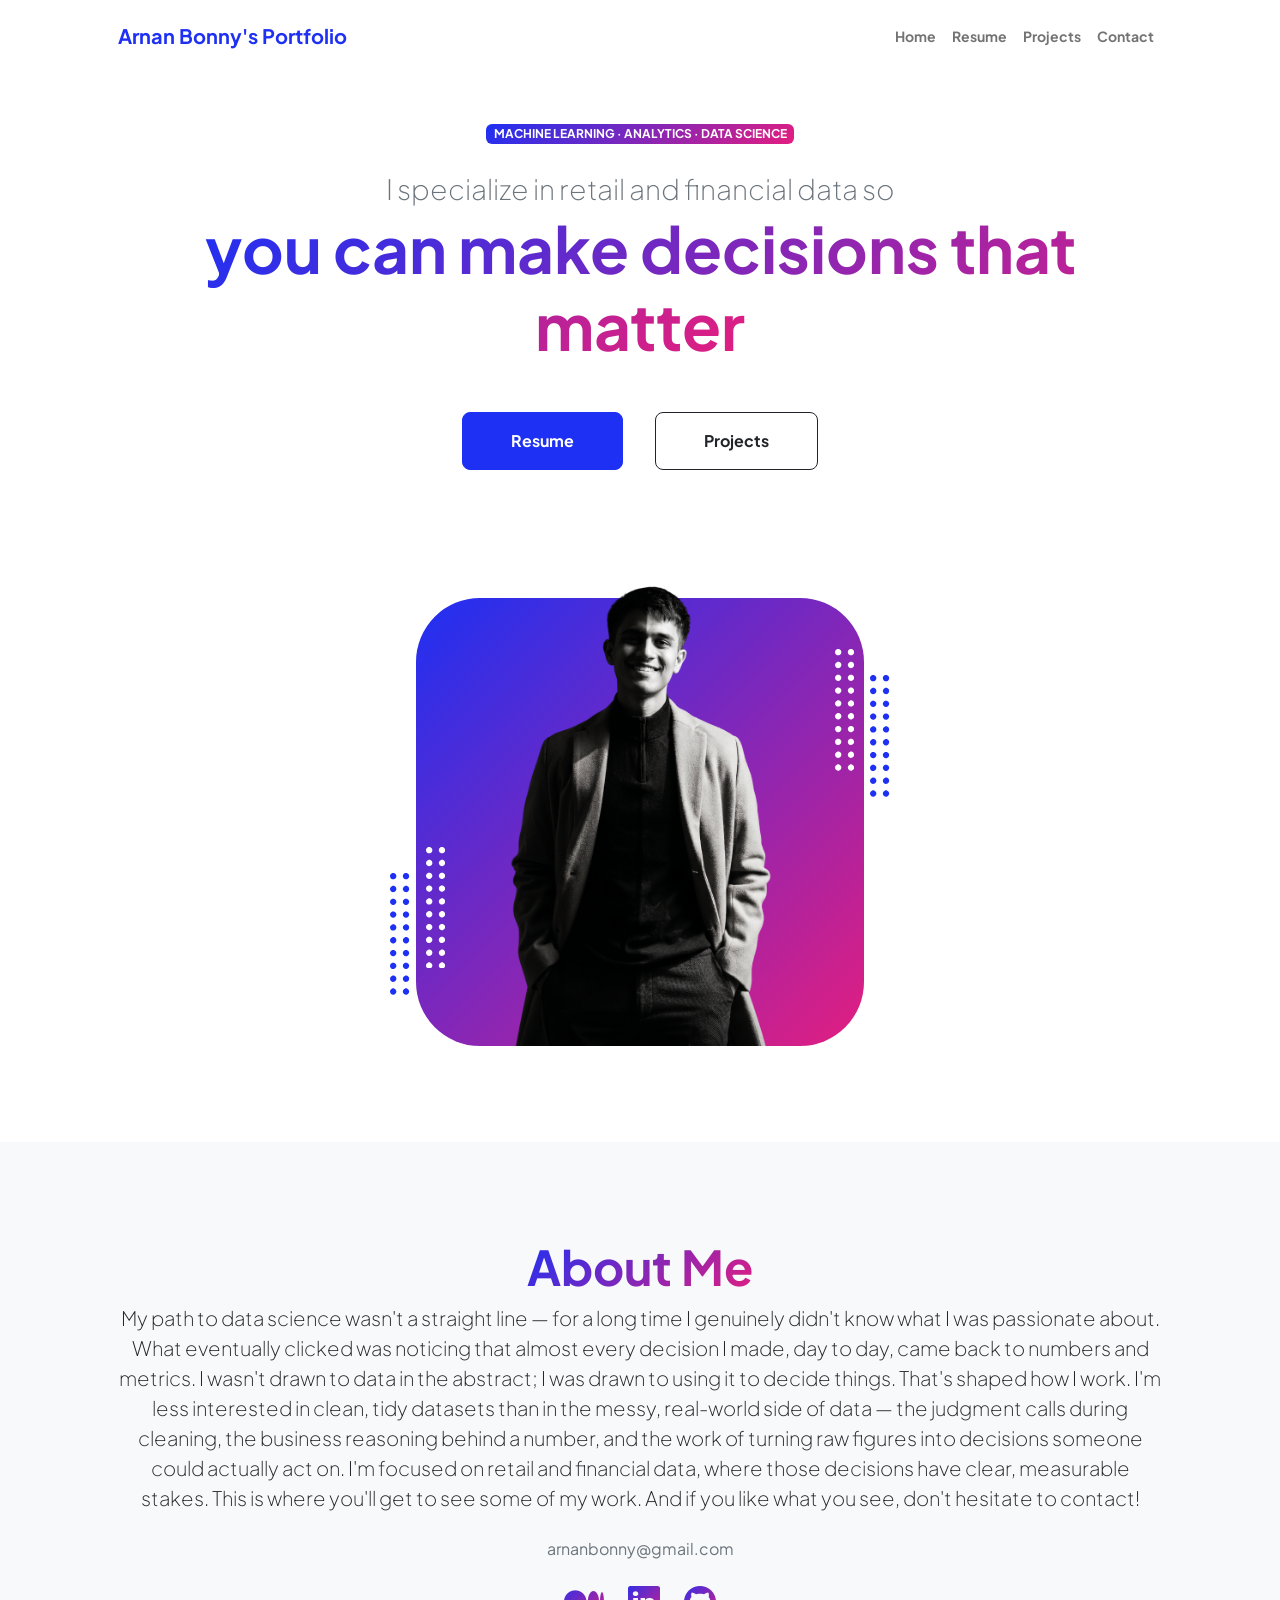
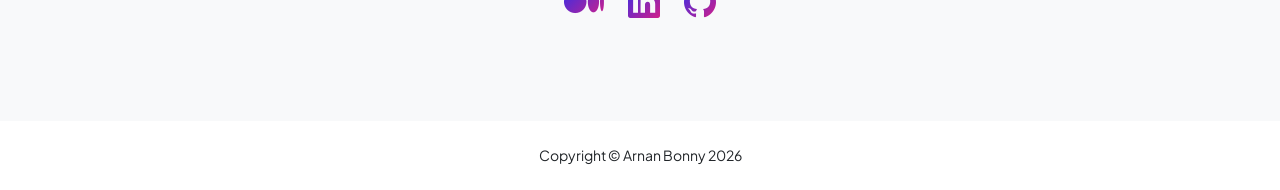
<file: index.html>
<!DOCTYPE html>
<html lang="en">
    <head>
        <meta charset="utf-8" />
        <meta name="viewport" content="width=device-width, initial-scale=1, shrink-to-fit=no" />
        <meta name="description" content="" />
        <meta name="author" content="" />
        <title>Arnan Bonny's Portfolio</title>
        <!-- Favicon-->
        <link rel="icon" type="image/x-icon" href="assets/favicon.ico" />
        <!-- Custom Google font-->
        <link rel="preconnect" href="https://fonts.googleapis.com" />
        <link rel="preconnect" href="https://fonts.gstatic.com" crossorigin />
        <link href="https://fonts.googleapis.com/css2?family=Plus+Jakarta+Sans:wght@100;200;300;400;500;600;700;800;900&amp;display=swap" rel="stylesheet" />
        <!-- Bootstrap icons-->
        <link href="https://cdn.jsdelivr.net/npm/bootstrap-icons@1.8.1/font/bootstrap-icons.css" rel="stylesheet" />
        <!-- Core theme CSS (includes Bootstrap)-->
        <link href="css/styles.css" rel="stylesheet" />
        <link rel="stylesheet" href="https://cdnjs.cloudflare.com/ajax/libs/font-awesome/6.5.1/css/all.min.css" />
    </head>
    <body class="d-flex flex-column h-100">
        <main class="flex-shrink-0">
            <!-- Navigation-->
            <nav class="navbar navbar-expand-lg navbar-light bg-white py-3">
                <div class="container px-5">
                    <a class="navbar-brand" href="index.html"><span class="fw-bolder text-primary">Arnan Bonny's Portfolio</span></a>
                    <button class="navbar-toggler" type="button" data-bs-toggle="collapse" data-bs-target="#navbarSupportedContent" aria-controls="navbarSupportedContent" aria-expanded="false" aria-label="Toggle navigation"><span class="navbar-toggler-icon"></span></button>
                    <div class="collapse navbar-collapse" id="navbarSupportedContent">
                        <ul class="navbar-nav ms-auto mb-2 mb-lg-0 small fw-bolder">
                            <li class="nav-item"><a class="nav-link" href="index.html">Home</a></li>
                            <li class="nav-item"><a class="nav-link" href="resume.html">Resume</a></li>
                            <li class="nav-item"><a class="nav-link" href="projects.html">Projects</a></li>
                            <li class="nav-item"><a class="nav-link" href="contact.html">Contact</a></li>
                        </ul>
                    </div>
                </div>
            </nav>
            <!-- Header-->
            <header class="py-5">
                <div class="container px-5 pb-5">
                    <div class="row gx-5 align-items-center">
                        <div class="col-xxl-5">
                            <!-- Header text content-->
                            <div class="text-center text-xxl-start">
                                <div class="badge bg-gradient-primary-to-secondary text-white mb-4"><div class="text-uppercase">Machine Learning · ANALYTICS · DATA SCIENCE</div></div>
                                <div class="fs-3 fw-light text-muted">I specialize in retail and financial data so</div>
                                <h1 class="display-3 fw-bolder mb-5"><span class="text-gradient d-inline">you can make decisions that matter</span></h1>
                                <div class="d-grid gap-3 d-sm-flex justify-content-sm-center justify-content-xxl-start mb-3">
                                    <a class="btn btn-primary btn-lg px-5 py-3 me-sm-3 fs-6 fw-bolder" href="resume.html">Resume</a>
                                    <a class="btn btn-outline-dark btn-lg px-5 py-3 fs-6 fw-bolder" href="projects.html">Projects</a>
                                </div>
                            </div>
                        </div>
                        <div class="col-xxl-7">
                            <!-- Header profile picture-->
                            <div class="d-flex justify-content-center mt-5 mt-xxl-0">
                                <div class="profile bg-gradient-primary-to-secondary">
                                    <!-- TIP: For best results, use a photo with a transparent background like the demo example below-->
                                    <!-- Watch a tutorial on how to do this on YouTube (link)-->
                                    <img class="profile-img" src="/assets/profile4.png" alt="Arnan Bonny" />
                                    <div class="dots-1">
                                        <!-- SVG Dots-->
                                        <svg version="1.1" xmlns="http://www.w3.org/2000/svg" xmlns:xlink="http://www.w3.org/1999/xlink" x="0px" y="0px" viewBox="0 0 191.6 1215.4" style="enable-background: new 0 0 191.6 1215.4" xml:space="preserve">
                                            <g transform="translate(0.000000,1280.000000) scale(0.100000,-0.100000)">
                                                <path d="M227.7,12788.6c-105-35-200-141-222-248c-43-206,163-412,369-369c155,32,275,190,260,339c-11,105-90,213-190,262        C383.7,12801.6,289.7,12808.6,227.7,12788.6z"></path>
                                                <path d="M1507.7,12788.6c-151-50-253-216-222-362c25-119,136-230,254-255c194-41,395,142,375,339c-11,105-90,213-190,262        C1663.7,12801.6,1569.7,12808.6,1507.7,12788.6z"></path>
                                                <path d="M227.7,11508.6c-105-35-200-141-222-248c-43-206,163-412,369-369c155,32,275,190,260,339c-11,105-90,213-190,262        C383.7,11521.6,289.7,11528.6,227.7,11508.6z"></path>
                                                <path d="M1507.7,11508.6c-151-50-253-216-222-362c25-119,136-230,254-255c194-41,395,142,375,339c-11,105-90,213-190,262        C1663.7,11521.6,1569.7,11528.6,1507.7,11508.6z"></path>
                                                <path d="M227.7,10228.6c-105-35-200-141-222-248c-43-206,163-412,369-369c155,32,275,190,260,339c-11,105-90,213-190,262        C383.7,10241.6,289.7,10248.6,227.7,10228.6z"></path>
                                                <path d="M1507.7,10228.6c-105-35-200-141-222-248c-43-206,163-412,369-369c155,32,275,190,260,339c-11,105-90,213-190,262        C1663.7,10241.6,1569.7,10248.6,1507.7,10228.6z"></path>
                                                <path d="M227.7,8948.6c-105-35-200-141-222-248c-43-206,163-412,369-369c155,32,275,190,260,339c-11,105-90,213-190,262        C383.7,8961.6,289.7,8968.6,227.7,8948.6z"></path>
                                                <path d="M1507.7,8948.6c-105-35-200-141-222-248c-43-206,163-412,369-369c155,32,275,190,260,339c-11,105-90,213-190,262        C1663.7,8961.6,1569.7,8968.6,1507.7,8948.6z"></path>
                                                <path d="M227.7,7668.6c-105-35-200-141-222-248c-43-206,163-412,369-369c155,32,275,190,260,339c-11,105-90,213-190,262        C383.7,7681.6,289.7,7688.6,227.7,7668.6z"></path>
                                                <path d="M1507.7,7668.6c-105-35-200-141-222-248c-43-206,163-412,369-369c155,32,275,190,260,339c-11,105-90,213-190,262        C1663.7,7681.6,1569.7,7688.6,1507.7,7668.6z"></path>
                                                <path d="M227.7,6388.6c-105-35-200-141-222-248c-43-206,163-412,369-369c155,32,275,190,260,339c-11,105-90,213-190,262        C383.7,6401.6,289.7,6408.6,227.7,6388.6z"></path>
                                                <path d="M1507.7,6388.6c-105-35-200-141-222-248c-43-206,163-412,369-369c155,32,275,190,260,339c-11,105-90,213-190,262        C1663.7,6401.6,1569.7,6408.6,1507.7,6388.6z"></path>
                                                <path d="M227.7,5108.6c-105-35-200-141-222-248c-43-206,163-412,369-369c155,32,275,190,260,339c-11,105-90,213-190,262        C383.7,5121.6,289.7,5128.6,227.7,5108.6z"></path>
                                                <path d="M1507.7,5108.6c-105-35-200-141-222-248c-43-206,163-412,369-369c155,32,275,190,260,339c-11,105-90,213-190,262        C1663.7,5121.6,1569.7,5128.6,1507.7,5108.6z"></path>
                                                <path d="M227.7,3828.6c-105-35-200-141-222-248c-43-206,163-412,369-369c155,32,275,190,260,339c-11,105-90,213-190,262        C383.7,3841.6,289.7,3848.6,227.7,3828.6z"></path>
                                                <path d="M1507.7,3828.6c-105-35-200-141-222-248c-43-206,163-412,369-369c155,32,275,190,260,339c-11,105-90,213-190,262        C1663.7,3841.6,1569.7,3848.6,1507.7,3828.6z"></path>
                                                <path d="M227.7,2548.6c-105-35-200-141-222-248c-43-206,163-412,369-369c155,32,275,190,260,339c-11,105-90,213-190,262        C383.7,2561.6,289.7,2568.6,227.7,2548.6z"></path>
                                                <path d="M1507.7,2548.6c-105-35-200-141-222-248c-43-206,163-412,369-369c155,32,275,190,260,339c-11,105-90,213-190,262        C1663.7,2561.6,1569.7,2568.6,1507.7,2548.6z"></path>
                                                <path d="M227.7,1268.6c-105-35-200-141-222-248c-43-206,163-412,369-369c155,32,275,190,260,339c-11,105-90,213-190,262        C383.7,1281.6,289.7,1288.6,227.7,1268.6z"></path>
                                                <path d="M1507.7,1268.6c-105-35-200-141-222-248c-43-206,163-412,369-369c155,32,275,190,260,339c-11,105-90,213-190,262        C1663.7,1281.6,1569.7,1288.6,1507.7,1268.6z"></path>
                                            </g>
                                        </svg>
                                        <!-- END of SVG dots-->
                                    </div>
                                    <div class="dots-2">
                                        <!-- SVG Dots-->
                                        <svg version="1.1" xmlns="http://www.w3.org/2000/svg" xmlns:xlink="http://www.w3.org/1999/xlink" x="0px" y="0px" viewBox="0 0 191.6 1215.4" style="enable-background: new 0 0 191.6 1215.4" xml:space="preserve">
                                            <g transform="translate(0.000000,1280.000000) scale(0.100000,-0.100000)">
                                                <path d="M227.7,12788.6c-105-35-200-141-222-248c-43-206,163-412,369-369c155,32,275,190,260,339c-11,105-90,213-190,262        C383.7,12801.6,289.7,12808.6,227.7,12788.6z"></path>
                                                <path d="M1507.7,12788.6c-151-50-253-216-222-362c25-119,136-230,254-255c194-41,395,142,375,339c-11,105-90,213-190,262        C1663.7,12801.6,1569.7,12808.6,1507.7,12788.6z"></path>
                                                <path d="M227.7,11508.6c-105-35-200-141-222-248c-43-206,163-412,369-369c155,32,275,190,260,339c-11,105-90,213-190,262        C383.7,11521.6,289.7,11528.6,227.7,11508.6z"></path>
                                                <path d="M1507.7,11508.6c-151-50-253-216-222-362c25-119,136-230,254-255c194-41,395,142,375,339c-11,105-90,213-190,262        C1663.7,11521.6,1569.7,11528.6,1507.7,11508.6z"></path>
                                                <path d="M227.7,10228.6c-105-35-200-141-222-248c-43-206,163-412,369-369c155,32,275,190,260,339c-11,105-90,213-190,262        C383.7,10241.6,289.7,10248.6,227.7,10228.6z"></path>
                                                <path d="M1507.7,10228.6c-105-35-200-141-222-248c-43-206,163-412,369-369c155,32,275,190,260,339c-11,105-90,213-190,262        C1663.7,10241.6,1569.7,10248.6,1507.7,10228.6z"></path>
                                                <path d="M227.7,8948.6c-105-35-200-141-222-248c-43-206,163-412,369-369c155,32,275,190,260,339c-11,105-90,213-190,262        C383.7,8961.6,289.7,8968.6,227.7,8948.6z"></path>
                                                <path d="M1507.7,8948.6c-105-35-200-141-222-248c-43-206,163-412,369-369c155,32,275,190,260,339c-11,105-90,213-190,262        C1663.7,8961.6,1569.7,8968.6,1507.7,8948.6z"></path>
                                                <path d="M227.7,7668.6c-105-35-200-141-222-248c-43-206,163-412,369-369c155,32,275,190,260,339c-11,105-90,213-190,262        C383.7,7681.6,289.7,7688.6,227.7,7668.6z"></path>
                                                <path d="M1507.7,7668.6c-105-35-200-141-222-248c-43-206,163-412,369-369c155,32,275,190,260,339c-11,105-90,213-190,262        C1663.7,7681.6,1569.7,7688.6,1507.7,7668.6z"></path>
                                                <path d="M227.7,6388.6c-105-35-200-141-222-248c-43-206,163-412,369-369c155,32,275,190,260,339c-11,105-90,213-190,262        C383.7,6401.6,289.7,6408.6,227.7,6388.6z"></path>
                                                <path d="M1507.7,6388.6c-105-35-200-141-222-248c-43-206,163-412,369-369c155,32,275,190,260,339c-11,105-90,213-190,262        C1663.7,6401.6,1569.7,6408.6,1507.7,6388.6z"></path>
                                                <path d="M227.7,5108.6c-105-35-200-141-222-248c-43-206,163-412,369-369c155,32,275,190,260,339c-11,105-90,213-190,262        C383.7,5121.6,289.7,5128.6,227.7,5108.6z"></path>
                                                <path d="M1507.7,5108.6c-105-35-200-141-222-248c-43-206,163-412,369-369c155,32,275,190,260,339c-11,105-90,213-190,262        C1663.7,5121.6,1569.7,5128.6,1507.7,5108.6z"></path>
                                                <path d="M227.7,3828.6c-105-35-200-141-222-248c-43-206,163-412,369-369c155,32,275,190,260,339c-11,105-90,213-190,262        C383.7,3841.6,289.7,3848.6,227.7,3828.6z"></path>
                                                <path d="M1507.7,3828.6c-105-35-200-141-222-248c-43-206,163-412,369-369c155,32,275,190,260,339c-11,105-90,213-190,262        C1663.7,3841.6,1569.7,3848.6,1507.7,3828.6z"></path>
                                                <path d="M227.7,2548.6c-105-35-200-141-222-248c-43-206,163-412,369-369c155,32,275,190,260,339c-11,105-90,213-190,262        C383.7,2561.6,289.7,2568.6,227.7,2548.6z"></path>
                                                <path d="M1507.7,2548.6c-105-35-200-141-222-248c-43-206,163-412,369-369c155,32,275,190,260,339c-11,105-90,213-190,262        C1663.7,2561.6,1569.7,2568.6,1507.7,2548.6z"></path>
                                                <path d="M227.7,1268.6c-105-35-200-141-222-248c-43-206,163-412,369-369c155,32,275,190,260,339c-11,105-90,213-190,262        C383.7,1281.6,289.7,1288.6,227.7,1268.6z"></path>
                                                <path d="M1507.7,1268.6c-105-35-200-141-222-248c-43-206,163-412,369-369c155,32,275,190,260,339c-11,105-90,213-190,262        C1663.7,1281.6,1569.7,1288.6,1507.7,1268.6z"></path>
                                            </g>
                                        </svg>
                                        <!-- END of SVG dots-->
                                    </div>
                                    <div class="dots-3">
                                        <!-- SVG Dots-->
                                        <svg version="1.1" xmlns="http://www.w3.org/2000/svg" xmlns:xlink="http://www.w3.org/1999/xlink" x="0px" y="0px" viewBox="0 0 191.6 1215.4" style="enable-background: new 0 0 191.6 1215.4" xml:space="preserve">
                                            <g transform="translate(0.000000,1280.000000) scale(0.100000,-0.100000)">
                                                <path d="M227.7,12788.6c-105-35-200-141-222-248c-43-206,163-412,369-369c155,32,275,190,260,339c-11,105-90,213-190,262        C383.7,12801.6,289.7,12808.6,227.7,12788.6z"></path>
                                                <path d="M1507.7,12788.6c-151-50-253-216-222-362c25-119,136-230,254-255c194-41,395,142,375,339c-11,105-90,213-190,262        C1663.7,12801.6,1569.7,12808.6,1507.7,12788.6z"></path>
                                                <path d="M227.7,11508.6c-105-35-200-141-222-248c-43-206,163-412,369-369c155,32,275,190,260,339c-11,105-90,213-190,262        C383.7,11521.6,289.7,11528.6,227.7,11508.6z"></path>
                                                <path d="M1507.7,11508.6c-151-50-253-216-222-362c25-119,136-230,254-255c194-41,395,142,375,339c-11,105-90,213-190,262        C1663.7,11521.6,1569.7,11528.6,1507.7,11508.6z"></path>
                                                <path d="M227.7,10228.6c-105-35-200-141-222-248c-43-206,163-412,369-369c155,32,275,190,260,339c-11,105-90,213-190,262        C383.7,10241.6,289.7,10248.6,227.7,10228.6z"></path>
                                                <path d="M1507.7,10228.6c-105-35-200-141-222-248c-43-206,163-412,369-369c155,32,275,190,260,339c-11,105-90,213-190,262        C1663.7,10241.6,1569.7,10248.6,1507.7,10228.6z"></path>
                                                <path d="M227.7,8948.6c-105-35-200-141-222-248c-43-206,163-412,369-369c155,32,275,190,260,339c-11,105-90,213-190,262        C383.7,8961.6,289.7,8968.6,227.7,8948.6z"></path>
                                                <path d="M1507.7,8948.6c-105-35-200-141-222-248c-43-206,163-412,369-369c155,32,275,190,260,339c-11,105-90,213-190,262        C1663.7,8961.6,1569.7,8968.6,1507.7,8948.6z"></path>
                                                <path d="M227.7,7668.6c-105-35-200-141-222-248c-43-206,163-412,369-369c155,32,275,190,260,339c-11,105-90,213-190,262        C383.7,7681.6,289.7,7688.6,227.7,7668.6z"></path>
                                                <path d="M1507.7,7668.6c-105-35-200-141-222-248c-43-206,163-412,369-369c155,32,275,190,260,339c-11,105-90,213-190,262        C1663.7,7681.6,1569.7,7688.6,1507.7,7668.6z"></path>
                                                <path d="M227.7,6388.6c-105-35-200-141-222-248c-43-206,163-412,369-369c155,32,275,190,260,339c-11,105-90,213-190,262        C383.7,6401.6,289.7,6408.6,227.7,6388.6z"></path>
                                                <path d="M1507.7,6388.6c-105-35-200-141-222-248c-43-206,163-412,369-369c155,32,275,190,260,339c-11,105-90,213-190,262        C1663.7,6401.6,1569.7,6408.6,1507.7,6388.6z"></path>
                                                <path d="M227.7,5108.6c-105-35-200-141-222-248c-43-206,163-412,369-369c155,32,275,190,260,339c-11,105-90,213-190,262        C383.7,5121.6,289.7,5128.6,227.7,5108.6z"></path>
                                                <path d="M1507.7,5108.6c-105-35-200-141-222-248c-43-206,163-412,369-369c155,32,275,190,260,339c-11,105-90,213-190,262        C1663.7,5121.6,1569.7,5128.6,1507.7,5108.6z"></path>
                                                <path d="M227.7,3828.6c-105-35-200-141-222-248c-43-206,163-412,369-369c155,32,275,190,260,339c-11,105-90,213-190,262        C383.7,3841.6,289.7,3848.6,227.7,3828.6z"></path>
                                                <path d="M1507.7,3828.6c-105-35-200-141-222-248c-43-206,163-412,369-369c155,32,275,190,260,339c-11,105-90,213-190,262        C1663.7,3841.6,1569.7,3848.6,1507.7,3828.6z"></path>
                                                <path d="M227.7,2548.6c-105-35-200-141-222-248c-43-206,163-412,369-369c155,32,275,190,260,339c-11,105-90,213-190,262        C383.7,2561.6,289.7,2568.6,227.7,2548.6z"></path>
                                                <path d="M1507.7,2548.6c-105-35-200-141-222-248c-43-206,163-412,369-369c155,32,275,190,260,339c-11,105-90,213-190,262        C1663.7,2561.6,1569.7,2568.6,1507.7,2548.6z"></path>
                                                <path d="M227.7,1268.6c-105-35-200-141-222-248c-43-206,163-412,369-369c155,32,275,190,260,339c-11,105-90,213-190,262        C383.7,1281.6,289.7,1288.6,227.7,1268.6z"></path>
                                                <path d="M1507.7,1268.6c-105-35-200-141-222-248c-43-206,163-412,369-369c155,32,275,190,260,339c-11,105-90,213-190,262        C1663.7,1281.6,1569.7,1288.6,1507.7,1268.6z"></path>
                                            </g>
                                        </svg>
                                        <!-- END of SVG dots-->
                                    </div>
                                    <div class="dots-4">
                                        <!-- SVG Dots-->
                                        <svg version="1.1" xmlns="http://www.w3.org/2000/svg" xmlns:xlink="http://www.w3.org/1999/xlink" x="0px" y="0px" viewBox="0 0 191.6 1215.4" style="enable-background: new 0 0 191.6 1215.4" xml:space="preserve">
                                            <g transform="translate(0.000000,1280.000000) scale(0.100000,-0.100000)">
                                                <path d="M227.7,12788.6c-105-35-200-141-222-248c-43-206,163-412,369-369c155,32,275,190,260,339c-11,105-90,213-190,262        C383.7,12801.6,289.7,12808.6,227.7,12788.6z"></path>
                                                <path d="M1507.7,12788.6c-151-50-253-216-222-362c25-119,136-230,254-255c194-41,395,142,375,339c-11,105-90,213-190,262        C1663.7,12801.6,1569.7,12808.6,1507.7,12788.6z"></path>
                                                <path d="M227.7,11508.6c-105-35-200-141-222-248c-43-206,163-412,369-369c155,32,275,190,260,339c-11,105-90,213-190,262        C383.7,11521.6,289.7,11528.6,227.7,11508.6z"></path>
                                                <path d="M1507.7,11508.6c-151-50-253-216-222-362c25-119,136-230,254-255c194-41,395,142,375,339c-11,105-90,213-190,262        C1663.7,11521.6,1569.7,11528.6,1507.7,11508.6z"></path>
                                                <path d="M227.7,10228.6c-105-35-200-141-222-248c-43-206,163-412,369-369c155,32,275,190,260,339c-11,105-90,213-190,262        C383.7,10241.6,289.7,10248.6,227.7,10228.6z"></path>
                                                <path d="M1507.7,10228.6c-105-35-200-141-222-248c-43-206,163-412,369-369c155,32,275,190,260,339c-11,105-90,213-190,262        C1663.7,10241.6,1569.7,10248.6,1507.7,10228.6z"></path>
                                                <path d="M227.7,8948.6c-105-35-200-141-222-248c-43-206,163-412,369-369c155,32,275,190,260,339c-11,105-90,213-190,262        C383.7,8961.6,289.7,8968.6,227.7,8948.6z"></path>
                                                <path d="M1507.7,8948.6c-105-35-200-141-222-248c-43-206,163-412,369-369c155,32,275,190,260,339c-11,105-90,213-190,262        C1663.7,8961.6,1569.7,8968.6,1507.7,8948.6z"></path>
                                                <path d="M227.7,7668.6c-105-35-200-141-222-248c-43-206,163-412,369-369c155,32,275,190,260,339c-11,105-90,213-190,262        C383.7,7681.6,289.7,7688.6,227.7,7668.6z"></path>
                                                <path d="M1507.7,7668.6c-105-35-200-141-222-248c-43-206,163-412,369-369c155,32,275,190,260,339c-11,105-90,213-190,262        C1663.7,7681.6,1569.7,7688.6,1507.7,7668.6z"></path>
                                                <path d="M227.7,6388.6c-105-35-200-141-222-248c-43-206,163-412,369-369c155,32,275,190,260,339c-11,105-90,213-190,262        C383.7,6401.6,289.7,6408.6,227.7,6388.6z"></path>
                                                <path d="M1507.7,6388.6c-105-35-200-141-222-248c-43-206,163-412,369-369c155,32,275,190,260,339c-11,105-90,213-190,262        C1663.7,6401.6,1569.7,6408.6,1507.7,6388.6z"></path>
                                                <path d="M227.7,5108.6c-105-35-200-141-222-248c-43-206,163-412,369-369c155,32,275,190,260,339c-11,105-90,213-190,262        C383.7,5121.6,289.7,5128.6,227.7,5108.6z"></path>
                                                <path d="M1507.7,5108.6c-105-35-200-141-222-248c-43-206,163-412,369-369c155,32,275,190,260,339c-11,105-90,213-190,262        C1663.7,5121.6,1569.7,5128.6,1507.7,5108.6z"></path>
                                                <path d="M227.7,3828.6c-105-35-200-141-222-248c-43-206,163-412,369-369c155,32,275,190,260,339c-11,105-90,213-190,262        C383.7,3841.6,289.7,3848.6,227.7,3828.6z"></path>
                                                <path d="M1507.7,3828.6c-105-35-200-141-222-248c-43-206,163-412,369-369c155,32,275,190,260,339c-11,105-90,213-190,262        C1663.7,3841.6,1569.7,3848.6,1507.7,3828.6z"></path>
                                                <path d="M227.7,2548.6c-105-35-200-141-222-248c-43-206,163-412,369-369c155,32,275,190,260,339c-11,105-90,213-190,262        C383.7,2561.6,289.7,2568.6,227.7,2548.6z"></path>
                                                <path d="M1507.7,2548.6c-105-35-200-141-222-248c-43-206,163-412,369-369c155,32,275,190,260,339c-11,105-90,213-190,262        C1663.7,2561.6,1569.7,2568.6,1507.7,2548.6z"></path>
                                                <path d="M227.7,1268.6c-105-35-200-141-222-248c-43-206,163-412,369-369c155,32,275,190,260,339c-11,105-90,213-190,262        C383.7,1281.6,289.7,1288.6,227.7,1268.6z"></path>
                                                <path d="M1507.7,1268.6c-105-35-200-141-222-248c-43-206,163-412,369-369c155,32,275,190,260,339c-11,105-90,213-190,262        C1663.7,1281.6,1569.7,1288.6,1507.7,1268.6z"></path>
                                            </g>
                                        </svg>
                                        <!-- END of SVG dots-->
                                    </div>
                                </div>
                            </div>
                        </div>
                    </div>
                </div>
            </header>
            <!-- About Section-->
            <section class="bg-light py-5">
                <div class="container px-5">
                    <div class="row gx-5 justify-content-center">
                        <div class="col-xxl-8">
                            <div class="text-center my-5">
                                <h2 class="display-5 fw-bolder"><span class="text-gradient d-inline">About Me</span></h2>
                                <p class="lead fw-light mb-4">My path to data science wasn't a straight line — for a long time I genuinely didn't know what I was passionate about. What eventually clicked was noticing that almost every decision I made, day to day, came back to numbers and metrics. I wasn't drawn to data in the abstract; I was drawn to using it to decide things.
That's shaped how I work. I'm less interested in clean, tidy datasets than in the messy, real-world side of data — the judgment calls during cleaning, the business reasoning behind a number, and the work of turning raw figures into decisions someone could actually act on. I'm focused on retail and financial data, where those decisions have clear, measurable stakes.
This is where you'll get to see some of my work. And if you like what you see, don't hesitate to contact!</p>
                                <p class="text-muted">arnanbonny@gmail.com</p>
                                <div class="d-flex justify-content-center fs-2 gap-4">
                                    <a class="text-gradient" href="https://medium.com/@arnanbonny" target="_blank" aria-label="Medium">
                                        <i class="fa-brands fa-medium"></i>
                                    </a>
                                    <a class="text-gradient" href="https://www.linkedin.com/in/arnanbonnyadhicari/"><i class="bi bi-linkedin"></i></a>
                                    <a class="text-gradient" href="https://github.com/arnanbonny"><i class="bi bi-github"></i></a>
                                </div>
                            </div>
                        </div>
                    </div>
                </div>
            </section>
        </main>
        <!-- Footer-->
        <footer class="bg-white py-4 mt-auto">
            <div class="container px-5">
                <div class="row align-items-center justify-content-center">
                    <div class="col-auto"><div class="small m-0">Copyright &copy; Arnan Bonny 2026</div></div>
                </div>
            </div>
        </footer>
        <!-- Bootstrap core JS-->
        <script src="https://cdn.jsdelivr.net/npm/bootstrap@5.2.3/dist/js/bootstrap.bundle.min.js"></script>
        <!-- Core theme JS-->
        <script src="js/scripts.js"></script>
    </body>
</html>
</file>
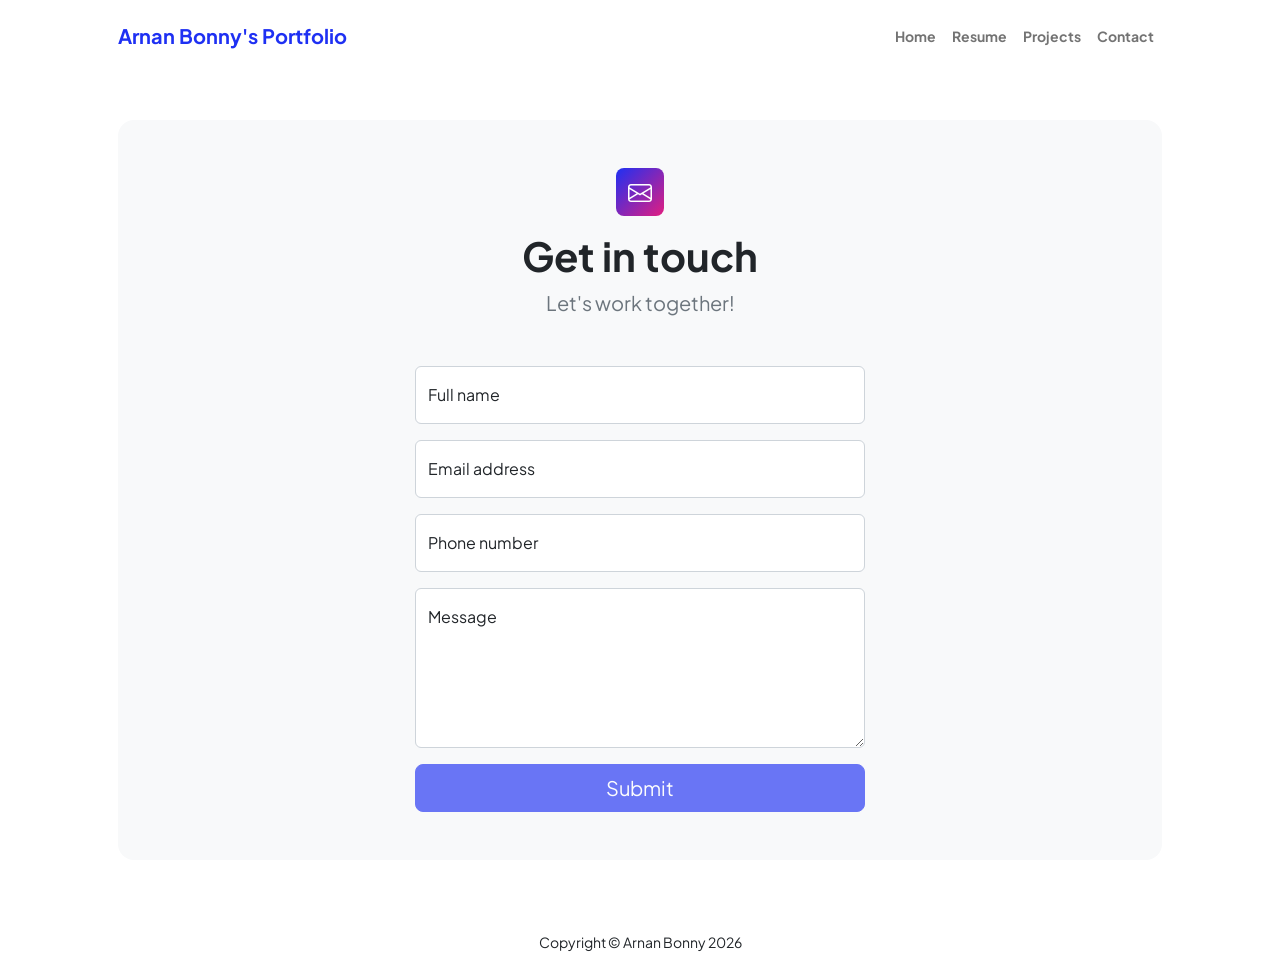
<file: contact.html>
<!DOCTYPE html>
<html lang="en">
    <head>
        <meta charset="utf-8" />
        <meta name="viewport" content="width=device-width, initial-scale=1, shrink-to-fit=no" />
        <meta name="description" content />
        <meta name="author" content />
        <title>Arnan Bonny - Contact</title>
        <!-- Favicon-->
        <link rel="icon" type="image/x-icon" href="assets/favicon.ico" />
        <!-- Custom Google font-->
        <link rel="preconnect" href="https://fonts.googleapis.com" />
        <link rel="preconnect" href="https://fonts.gstatic.com" crossorigin />
        <link href="https://fonts.googleapis.com/css2?family=Plus+Jakarta+Sans:wght@100;200;300;400;500;600;700;800;900&amp;display=swap" rel="stylesheet" />
        <!-- Bootstrap icons-->
        <link href="https://cdn.jsdelivr.net/npm/bootstrap-icons@1.8.1/font/bootstrap-icons.css" rel="stylesheet" />
        <!-- Core theme CSS (includes Bootstrap)-->
        <link href="css/styles.css" rel="stylesheet" />
        <link rel="stylesheet" href="https://cdnjs.cloudflare.com/ajax/libs/font-awesome/6.5.1/css/all.min.css" />
    </head>
    <body class="d-flex flex-column">
        <main class="flex-shrink-0">
            <!-- Navigation-->
            <nav class="navbar navbar-expand-lg navbar-light bg-white py-3">
                <div class="container px-5">
                    <a class="navbar-brand" href="index.html"><span class="fw-bolder text-primary">Arnan Bonny's Portfolio</span></a>
                    <button class="navbar-toggler" type="button" data-bs-toggle="collapse" data-bs-target="#navbarSupportedContent" aria-controls="navbarSupportedContent" aria-expanded="false" aria-label="Toggle navigation"><span class="navbar-toggler-icon"></span></button>
                    <div class="collapse navbar-collapse" id="navbarSupportedContent">
                        <ul class="navbar-nav ms-auto mb-2 mb-lg-0 small fw-bolder">
                            <li class="nav-item"><a class="nav-link" href="index.html">Home</a></li>
                            <li class="nav-item"><a class="nav-link" href="resume.html">Resume</a></li>
                            <li class="nav-item"><a class="nav-link" href="projects.html">Projects</a></li>
                            <li class="nav-item"><a class="nav-link" href="contact.html">Contact</a></li>
                        </ul>
                    </div>
                </div>
            </nav>
            <!-- Page content-->
            <section class="py-5">
                <div class="container px-5">
                    <!-- Contact form-->
                    <div class="bg-light rounded-4 py-5 px-4 px-md-5">
                        <div class="text-center mb-5">
                            <div class="feature bg-primary bg-gradient-primary-to-secondary text-white rounded-3 mb-3"><i class="bi bi-envelope"></i></div>
                            <h1 class="fw-bolder">Get in touch</h1>
                            <p class="lead fw-normal text-muted mb-0">Let's work together!</p>
                        </div>
                        <div class="row gx-5 justify-content-center">
                            <div class="col-lg-8 col-xl-6">
                                <!-- * * * * * * * * * * * * * * *-->
                                <!-- * * SB Forms Contact Form * *-->
                                <!-- * * * * * * * * * * * * * * *-->
                                <!-- This form is pre-integrated with SB Forms.-->
                                <!-- To make this form functional, sign up at-->
                                <!-- https://startbootstrap.com/solution/contact-forms-->
                                <!-- to get an API token!-->
                                <form id="contactForm" data-sb-form-api-token="API_TOKEN">
                                    <!-- Name input-->
                                    <div class="form-floating mb-3">
                                        <input class="form-control" id="name" type="text" placeholder="Enter your name..." data-sb-validations="required" />
                                        <label for="name">Full name</label>
                                        <div class="invalid-feedback" data-sb-feedback="name:required">A name is required.</div>
                                    </div>
                                    <!-- Email address input-->
                                    <div class="form-floating mb-3">
                                        <input class="form-control" id="email" type="email" placeholder="name@example.com" data-sb-validations="required,email" />
                                        <label for="email">Email address</label>
                                        <div class="invalid-feedback" data-sb-feedback="email:required">An email is required.</div>
                                        <div class="invalid-feedback" data-sb-feedback="email:email">Email is not valid.</div>
                                    </div>
                                    <!-- Phone number input-->
                                    <div class="form-floating mb-3">
                                        <input class="form-control" id="phone" type="tel" placeholder="(123) 456-7890" data-sb-validations="required" />
                                        <label for="phone">Phone number</label>
                                        <div class="invalid-feedback" data-sb-feedback="phone:required">A phone number is required.</div>
                                    </div>
                                    <!-- Message input-->
                                    <div class="form-floating mb-3">
                                        <textarea class="form-control" id="message" type="text" placeholder="Enter your message here..." style="height: 10rem" data-sb-validations="required"></textarea>
                                        <label for="message">Message</label>
                                        <div class="invalid-feedback" data-sb-feedback="message:required">A message is required.</div>
                                    </div>
                                    <!-- Submit success message-->
                                    <!---->
                                    <!-- This is what your users will see when the form-->
                                    <!-- has successfully submitted-->
                                    <div class="d-none" id="submitSuccessMessage">
                                        <div class="text-center mb-3">
                                            <div class="fw-bolder">Form submission successful!</div>
                                            To activate this form, sign up at
                                            <br />
                                            <a href="https://startbootstrap.com/solution/contact-forms">https://startbootstrap.com/solution/contact-forms</a>
                                        </div>
                                    </div>
                                    <!-- Submit error message-->
                                    <!---->
                                    <!-- This is what your users will see when there is-->
                                    <!-- an error submitting the form-->
                                    <div class="d-none" id="submitErrorMessage"><div class="text-center text-danger mb-3">Error sending message!</div></div>
                                    <!-- Submit Button-->
                                    <div class="d-grid"><button class="btn btn-primary btn-lg disabled" id="submitButton" type="submit">Submit</button></div>
                                </form>
                            </div>
                        </div>
                    </div>
                </div>
            </section>
        </main>
        <!-- Footer-->
        <footer class="bg-white py-4 mt-auto">
            <div class="container px-5">
                <div class="row align-items-center justify-content-center">
                    <div class="col-auto"><div class="small m-0">Copyright &copy; Arnan Bonny 2026</div></div>
                </div>
            </div>
        </footer>
        <!-- Bootstrap core JS-->
        <script src="https://cdn.jsdelivr.net/npm/bootstrap@5.2.3/dist/js/bootstrap.bundle.min.js"></script>
        <!-- Core theme JS-->
        <script src="js/scripts.js"></script>
        <!-- * * * * * * * * * * * * * * * * * * * * * * * * * * * * * * * * * * * * * * * *-->
        <!-- * *                               SB Forms JS                               * *-->
        <!-- * * Activate your form at https://startbootstrap.com/solution/contact-forms * *-->
        <!-- * * * * * * * * * * * * * * * * * * * * * * * * * * * * * * * * * * * * * * * *-->
        <script src="https://cdn.startbootstrap.com/sb-forms-latest.js"></script>
    </body>
</html>
</file>
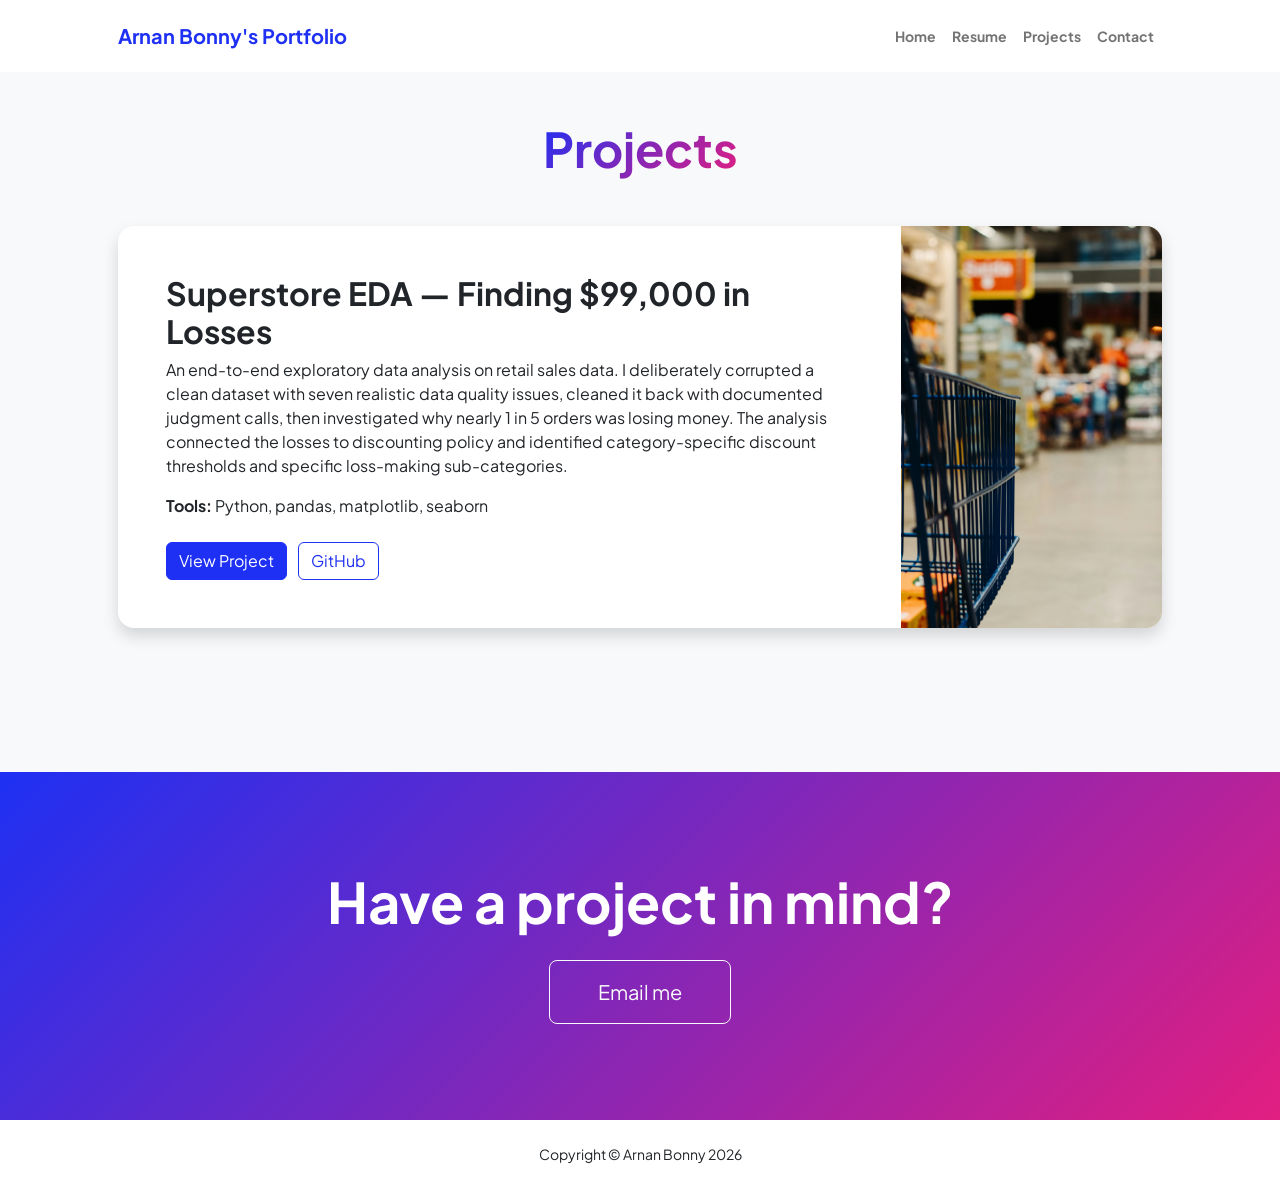
<file: projects.html>
<!DOCTYPE html>
<html lang="en">
    <head>
        <meta charset="utf-8" />
        <meta name="viewport" content="width=device-width, initial-scale=1, shrink-to-fit=no" />
        <meta name="description" content="" />
        <meta name="author" content="" />
        <title>Arnan Bonny's Portfolio</title>
        <!-- Favicon-->
        <link rel="icon" type="image/x-icon" href="assets/favicon.ico" />
        <!-- Custom Google font-->
        <link rel="preconnect" href="https://fonts.googleapis.com" />
        <link rel="preconnect" href="https://fonts.gstatic.com" crossorigin />
        <link href="https://fonts.googleapis.com/css2?family=Plus+Jakarta+Sans:wght@100;200;300;400;500;600;700;800;900&amp;display=swap" rel="stylesheet" />
        <!-- Bootstrap icons-->
        <link href="https://cdn.jsdelivr.net/npm/bootstrap-icons@1.8.1/font/bootstrap-icons.css" rel="stylesheet" />
        <!-- Core theme CSS (includes Bootstrap)-->
        <link href="css/styles.css" rel="stylesheet" />
        <link rel="stylesheet" href="https://cdnjs.cloudflare.com/ajax/libs/font-awesome/6.5.1/css/all.min.css" />
    </head>
    <body class="d-flex flex-column h-100 bg-light">
        <main class="flex-shrink-0">
            <!-- Navigation-->
            <nav class="navbar navbar-expand-lg navbar-light bg-white py-3">
                <div class="container px-5">
                    <a class="navbar-brand" href="index.html"><span class="fw-bolder text-primary">Arnan Bonny's Portfolio</span></a>
                    <button class="navbar-toggler" type="button" data-bs-toggle="collapse" data-bs-target="#navbarSupportedContent" aria-controls="navbarSupportedContent" aria-expanded="false" aria-label="Toggle navigation"><span class="navbar-toggler-icon"></span></button>
                    <div class="collapse navbar-collapse" id="navbarSupportedContent">
                        <ul class="navbar-nav ms-auto mb-2 mb-lg-0 small fw-bolder">
                            <li class="nav-item"><a class="nav-link" href="index.html">Home</a></li>
                            <li class="nav-item"><a class="nav-link" href="resume.html">Resume</a></li>
                            <li class="nav-item"><a class="nav-link" href="projects.html">Projects</a></li>
                            <li class="nav-item"><a class="nav-link" href="contact.html">Contact</a></li>
                        </ul>
                    </div>
                </div>
            </nav>
            <!-- Projects Section-->
            <section class="py-5">
                <div class="container px-5 mb-5">
                    <div class="text-center mb-5">
                        <h1 class="display-5 fw-bolder mb-0"><span class="text-gradient d-inline">Projects</span></h1>
                    </div>
                    <div class="row gx-5 justify-content-center">
                        <div class="col-12">
                            <!-- Project Card 1-->
                            <div class="card overflow-hidden shadow rounded-4 border-0 mb-5">
                                <div class="card-body p-0">
                                    <div class="d-flex flex-column flex-md-row align-items-stretch">
                                        <div class="p-5 order-2 order-md-1 col-12 col-md-9">
                                            <h2 class="fw-bolder">Superstore EDA — Finding $99,000 in Losses</h2>
                                            <p>An end-to-end exploratory data analysis on retail sales data. 
                                                I deliberately corrupted a clean dataset with seven realistic 
                                                data quality issues, cleaned it back with documented 
                                                judgment calls, then investigated why nearly 1 in 5 
                                                orders was losing money. The analysis connected the losses 
                                                to discounting policy and identified category-specific 
                                                discount thresholds and specific loss-making sub-categories.</p>
                                            <p class="mb-0"><strong>Tools:</strong> Python, pandas, matplotlib, seaborn</p>
                                            <div class="mt-4">
                                                <a class="btn btn-primary me-2" href="superstore2.html" target="_blank">View Project</a>
                                                <a class="btn btn-outline-primary" href="https://github.com/arnanbonny/superstore-eda" target="_blank">GitHub</a>
                                            </div>
                                        </div>
                                        <div class="order-1 order-md-2 col-12 col-md-3" style="min-height: 250px;">
                                            <img src="assets/superstore.jpg" alt="Superstore EDA project" style="width: 100%; height: 100%; object-fit: cover; object-position: center;" />
                                        </div>
                                    </div>
                                </div>
                            </div>
                        </div>
                    </div>
                </div>
            </section>
            <!-- Call to action section-->
            <section class="py-5 bg-gradient-primary-to-secondary text-white">
                <div class="container px-5 my-5">
                    <div class="text-center">
                        <h2 class="display-4 fw-bolder mb-4">Have a project in mind?</h2>
                        <a class="btn btn-outline-light btn-lg px-5 py-3" href="mailto:youremail@example.com">Email me</a>
                    </div>
                </div>
            </section>
        </main>
        <!-- Footer-->
        <footer class="bg-white py-4 mt-auto">
            <div class="container px-5">
                <div class="row align-items-center justify-content-center">
                    <div class="col-auto"><div class="small m-0">Copyright &copy; Arnan Bonny 2026</div></div>
                </div>
            </div>
        </footer>
        <!-- Bootstrap core JS-->
        <script src="https://cdn.jsdelivr.net/npm/bootstrap@5.2.3/dist/js/bootstrap.bundle.min.js"></script>
        <!-- Core theme JS-->
        <script src="js/scripts.js"></script>
    </body>
</html>
</file>
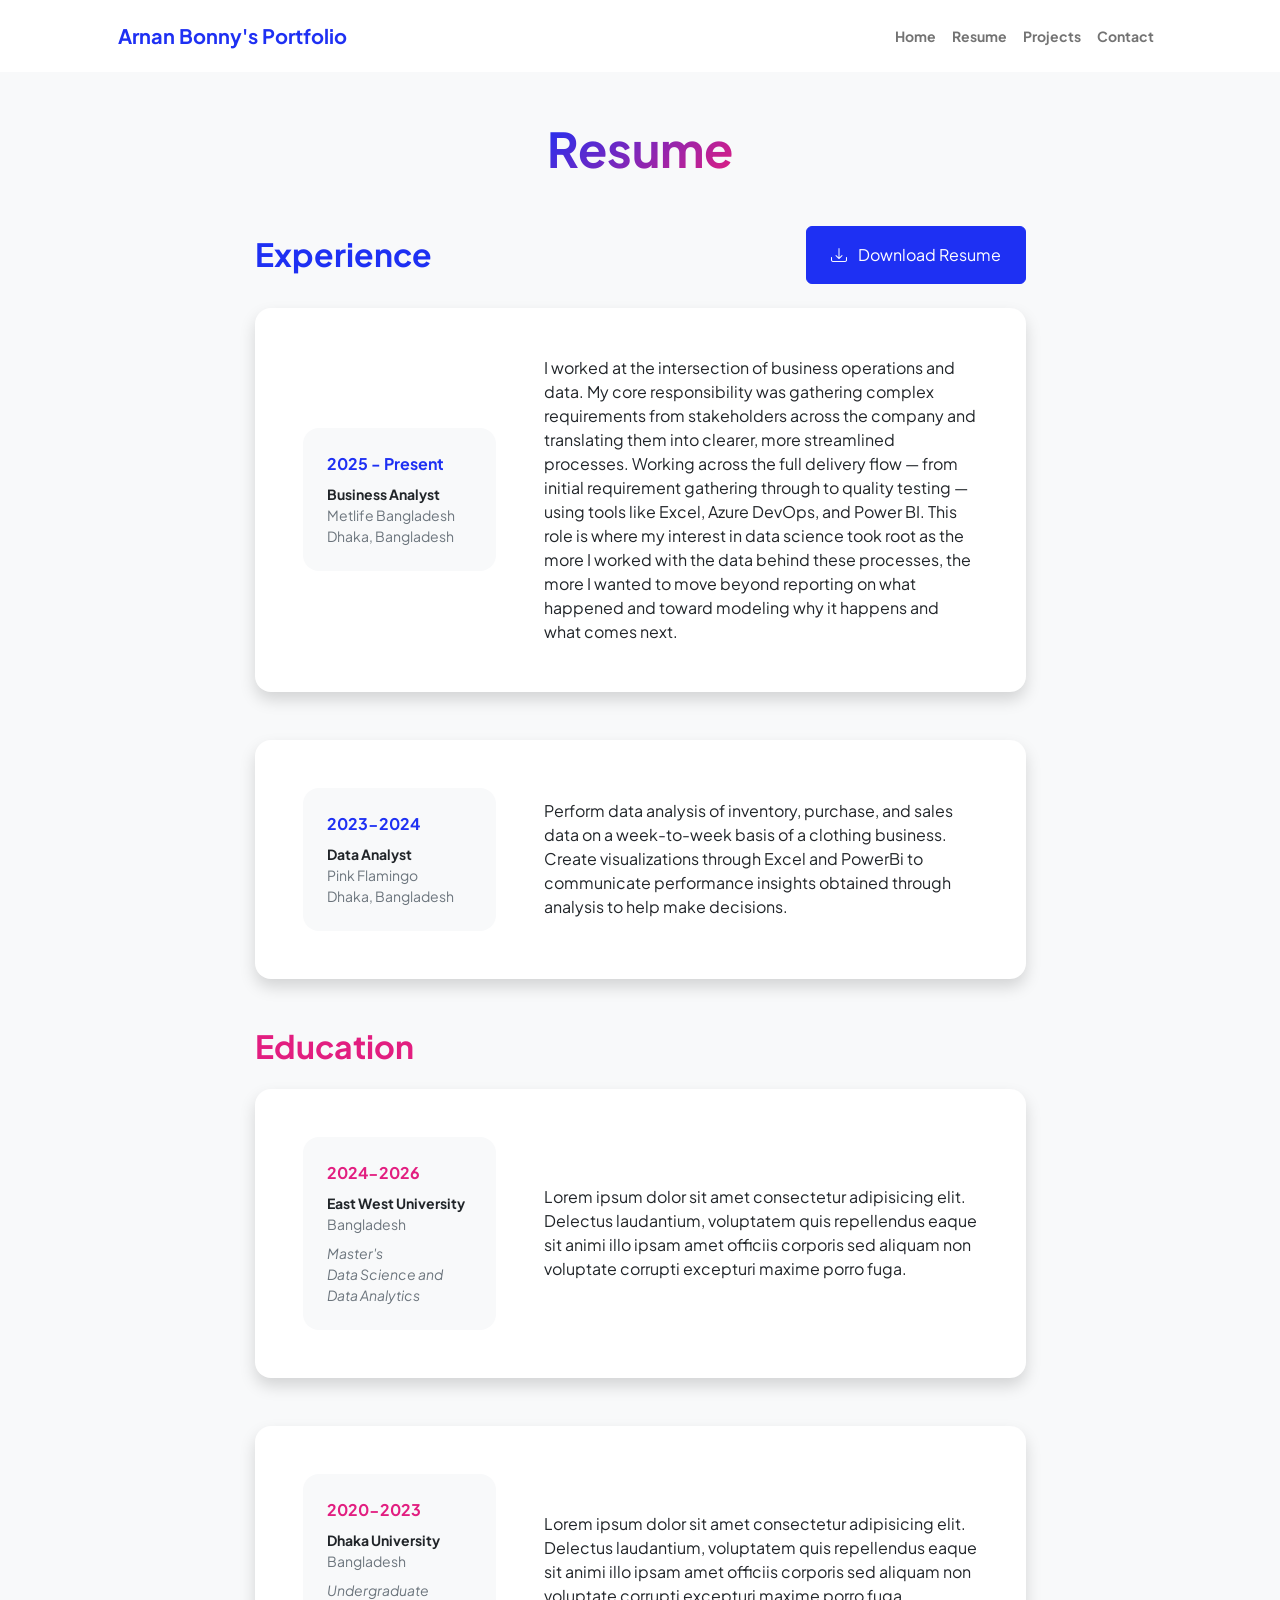
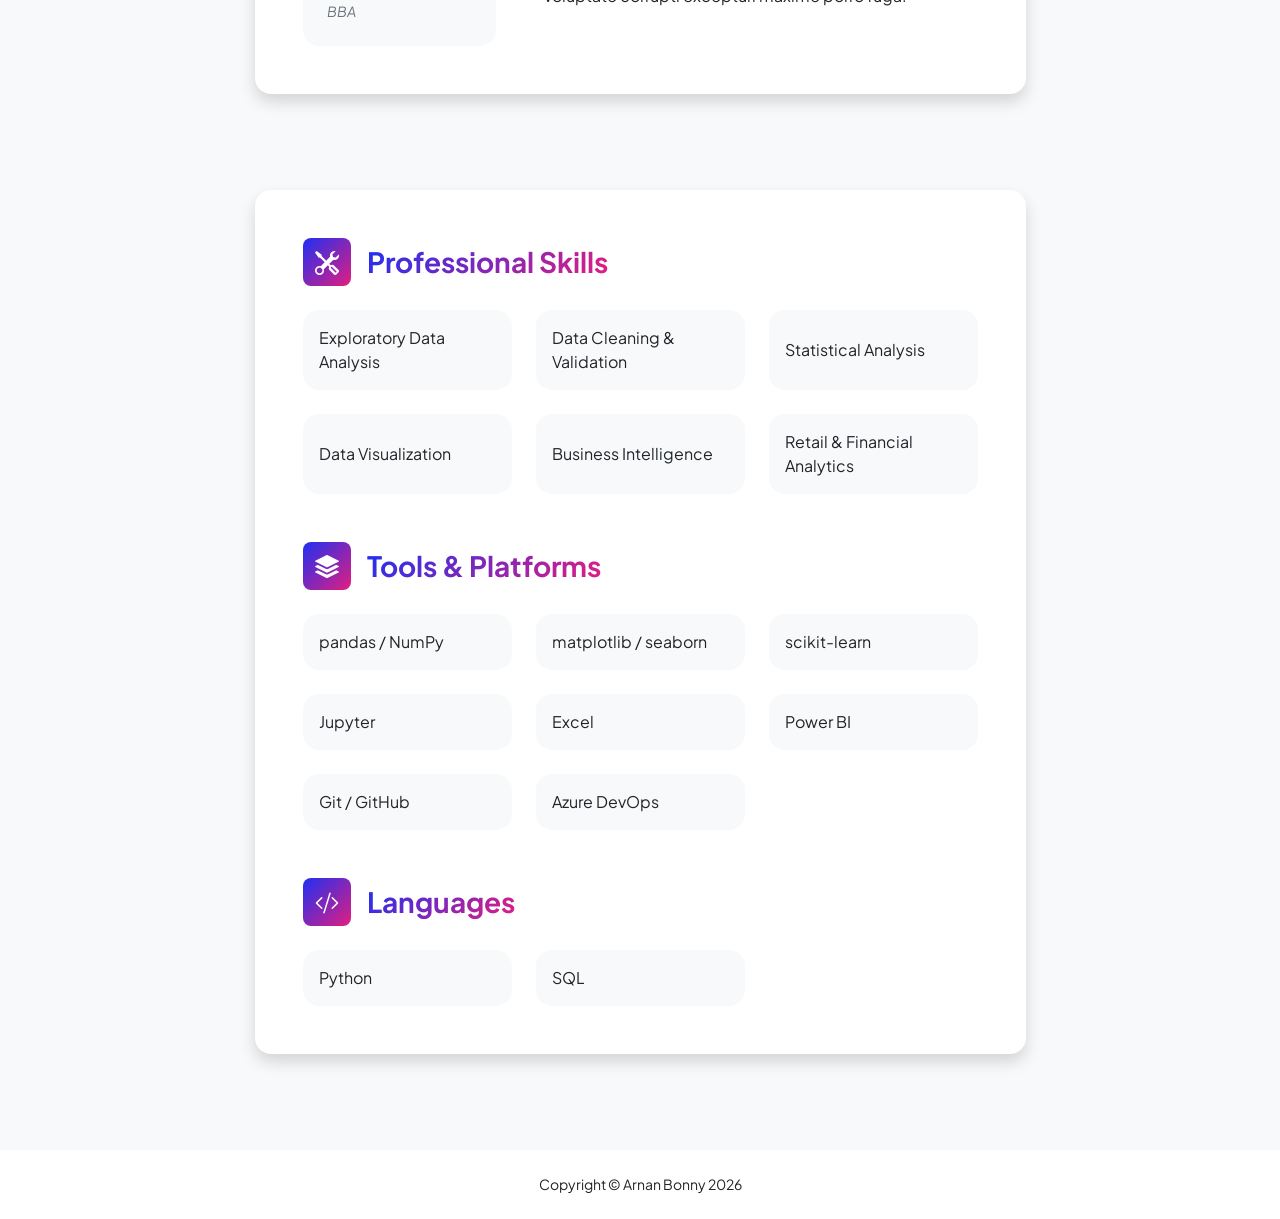
<file: resume.html>
<!DOCTYPE html>
<html lang="en">
    <head>
        <meta charset="utf-8" />
        <meta name="viewport" content="width=device-width, initial-scale=1, shrink-to-fit=no" />
        <meta name="description" content="" />
        <meta name="author" content="" />
        <title>Arnan Bonny - Resume</title>
        <!-- Favicon-->
        <link rel="icon" type="image/x-icon" href="assets/favicon.ico" />
        <!-- Custom Google font-->
        <link rel="preconnect" href="https://fonts.googleapis.com" />
        <link rel="preconnect" href="https://fonts.gstatic.com" crossorigin />
        <link href="https://fonts.googleapis.com/css2?family=Plus+Jakarta+Sans:wght@100;200;300;400;500;600;700;800;900&amp;display=swap" rel="stylesheet" />
        <!-- Bootstrap icons-->
        <link href="https://cdn.jsdelivr.net/npm/bootstrap-icons@1.8.1/font/bootstrap-icons.css" rel="stylesheet" />
        <!-- Core theme CSS (includes Bootstrap)-->
        <link href="css/styles.css" rel="stylesheet" />
        <link rel="stylesheet" href="https://cdnjs.cloudflare.com/ajax/libs/font-awesome/6.5.1/css/all.min.css" />
    </head>
    <body class="d-flex flex-column h-100 bg-light">
        <main class="flex-shrink-0">
            <!-- Navigation-->
            <nav class="navbar navbar-expand-lg navbar-light bg-white py-3">
                <div class="container px-5">
                    <a class="navbar-brand" href="index.html"><span class="fw-bolder text-primary">Arnan Bonny's Portfolio</span></a>
                    <button class="navbar-toggler" type="button" data-bs-toggle="collapse" data-bs-target="#navbarSupportedContent" aria-controls="navbarSupportedContent" aria-expanded="false" aria-label="Toggle navigation"><span class="navbar-toggler-icon"></span></button>
                    <div class="collapse navbar-collapse" id="navbarSupportedContent">
                        <ul class="navbar-nav ms-auto mb-2 mb-lg-0 small fw-bolder">
                            <li class="nav-item"><a class="nav-link" href="index.html">Home</a></li>
                            <li class="nav-item"><a class="nav-link" href="resume.html">Resume</a></li>
                            <li class="nav-item"><a class="nav-link" href="projects.html">Projects</a></li>
                            <li class="nav-item"><a class="nav-link" href="contact.html">Contact</a></li>
                        </ul>
                    </div>
                </div>
            </nav>
            <!-- Page Content-->
            <div class="container px-5 my-5">
                <div class="text-center mb-5">
                    <h1 class="display-5 fw-bolder mb-0"><span class="text-gradient d-inline">Resume</span></h1>
                </div>
                <div class="row gx-5 justify-content-center">
                    <div class="col-lg-11 col-xl-9 col-xxl-8">
                        <!-- Experience Section-->
                        <section>
                            <div class="d-flex align-items-center justify-content-between mb-4">
                                <h2 class="text-primary fw-bolder mb-0">Experience</h2>
                                <!-- Download resume button-->
                                <!-- Note: Set the link href target to a PDF file within your project-->
                                <a class="btn btn-primary px-4 py-3" href="#!">
                                    <div class="d-inline-block bi bi-download me-2"></div>
                                    Download Resume
                                </a>
                            </div>
                            <!-- Experience Card 1-->
                            <div class="card shadow border-0 rounded-4 mb-5">
                                <div class="card-body p-5">
                                    <div class="row align-items-center gx-5">
                                        <div class="col text-center text-lg-start mb-4 mb-lg-0">
                                            <div class="bg-light p-4 rounded-4">
                                                <div class="text-primary fw-bolder mb-2">2025 - Present</div>
                                                <div class="small fw-bolder">Business Analyst</div>
                                                <div class="small text-muted">Metlife Bangladesh</div>
                                                <div class="small text-muted">Dhaka, Bangladesh</div>
                                            </div>
                                        </div>
                                        <div class="col-lg-8"><div>I worked at the intersection of business operations and data. 
                                        My core responsibility was gathering complex requirements from stakeholders across the company and translating them into clearer, more streamlined processes. Working across the full delivery flow — from initial requirement gathering through to quality testing — using tools like Excel, Azure DevOps, and Power BI. This role is where my interest in data science took root as the more I worked with the data behind these processes, the more I wanted to move beyond reporting on what happened and toward modeling why it happens and what comes next.</div></div>
                                    </div>
                                </div>
                            </div>
                            <!-- Experience Card 2-->
                            <div class="card shadow border-0 rounded-4 mb-5">
                                <div class="card-body p-5">
                                    <div class="row align-items-center gx-5">
                                        <div class="col text-center text-lg-start mb-4 mb-lg-0">
                                            <div class="bg-light p-4 rounded-4">
                                                <div class="text-primary fw-bolder mb-2">2023-2024</div>
                                                <div class="small fw-bolder">Data Analyst</div>
                                                <div class="small text-muted">Pink Flamingo</div>
                                                <div class="small text-muted">Dhaka, Bangladesh</div>
                                            </div>
                                        </div>
                                        <div class="col-lg-8"><div>Perform data analysis of inventory, purchase, and sales data on a week-to-week basis of a clothing business. Create visualizations through Excel and PowerBi to communicate performance insights obtained through analysis to help make decisions.</div></div>
                                    </div>
                                </div>
                            </div>
                        </section>
                        <!-- Education Section-->
                        <section>
                            <h2 class="text-secondary fw-bolder mb-4">Education</h2>
                            <!-- Education Card 1-->
                            <div class="card shadow border-0 rounded-4 mb-5">
                                <div class="card-body p-5">
                                    <div class="row align-items-center gx-5">
                                        <div class="col text-center text-lg-start mb-4 mb-lg-0">
                                            <div class="bg-light p-4 rounded-4">
                                                <div class="text-secondary fw-bolder mb-2">2024-2026</div>
                                                <div class="mb-2">
                                                    <div class="small fw-bolder">East West University</div>
                                                    <div class="small text-muted">Bangladesh</div>
                                                </div>
                                                <div class="fst-italic">
                                                    <div class="small text-muted">Master's</div>
                                                    <div class="small text-muted">Data Science and Data Analytics</div>
                                                </div>
                                            </div>
                                        </div>
                                        <div class="col-lg-8"><div>Lorem ipsum dolor sit amet consectetur adipisicing elit. Delectus laudantium, voluptatem quis repellendus eaque sit animi illo ipsam amet officiis corporis sed aliquam non voluptate corrupti excepturi maxime porro fuga.</div></div>
                                    </div>
                                </div>
                            </div>
                            <!-- Education Card 2-->
                            <div class="card shadow border-0 rounded-4 mb-5">
                                <div class="card-body p-5">
                                    <div class="row align-items-center gx-5">
                                        <div class="col text-center text-lg-start mb-4 mb-lg-0">
                                            <div class="bg-light p-4 rounded-4">
                                                <div class="text-secondary fw-bolder mb-2">2020-2023</div>
                                                <div class="mb-2">
                                                    <div class="small fw-bolder">Dhaka University</div>
                                                    <div class="small text-muted">Bangladesh</div>
                                                </div>
                                                <div class="fst-italic">
                                                    <div class="small text-muted">Undergraduate</div>
                                                    <div class="small text-muted">BBA</div>
                                                </div>
                                            </div>
                                        </div>
                                        <div class="col-lg-8"><div>Lorem ipsum dolor sit amet consectetur adipisicing elit. Delectus laudantium, voluptatem quis repellendus eaque sit animi illo ipsam amet officiis corporis sed aliquam non voluptate corrupti excepturi maxime porro fuga.</div></div>
                                    </div>
                                </div>
                            </div>
                        </section>
                        <!-- Divider-->
                        <div class="pb-5"></div>
                        <!-- Skills Section-->
                        <section>
                            <!-- Skillset Card-->
                            <div class="card shadow border-0 rounded-4 mb-5">
                                <div class="card-body p-5">
                                    <!-- Professional skills list-->
                                    <div class="mb-5">
                                        <div class="d-flex align-items-center mb-4">
                                            <div class="feature bg-primary bg-gradient-primary-to-secondary text-white rounded-3 me-3"><i class="bi bi-tools"></i></div>
                                            <h3 class="fw-bolder mb-0"><span class="text-gradient d-inline">Professional Skills</span></h3>
                                        </div>
                                        <div class="row row-cols-1 row-cols-md-3 mb-4">
                                            <div class="col mb-4 mb-md-0"><div class="d-flex align-items-center bg-light rounded-4 p-3 h-100">Exploratory Data Analysis</div></div>
                                            <div class="col mb-4 mb-md-0"><div class="d-flex align-items-center bg-light rounded-4 p-3 h-100">Data Cleaning &amp; Validation</div></div>
                                            <div class="col"><div class="d-flex align-items-center bg-light rounded-4 p-3 h-100">Statistical Analysis</div></div>
                                        </div>
                                        <div class="row row-cols-1 row-cols-md-3">
                                            <div class="col mb-4 mb-md-0"><div class="d-flex align-items-center bg-light rounded-4 p-3 h-100">Data Visualization</div></div>
                                            <div class="col mb-4 mb-md-0"><div class="d-flex align-items-center bg-light rounded-4 p-3 h-100">Business Intelligence</div></div>
                                            <div class="col"><div class="d-flex align-items-center bg-light rounded-4 p-3 h-100">Retail &amp; Financial Analytics</div></div>
                                        </div>
                                    </div>
                        
                                    <!-- Tools & Platforms list-->
                                    <div class="mb-5">
                                        <div class="d-flex align-items-center mb-4">
                                            <div class="feature bg-primary bg-gradient-primary-to-secondary text-white rounded-3 me-3"><i class="bi bi-stack"></i></div>
                                            <h3 class="fw-bolder mb-0"><span class="text-gradient d-inline">Tools &amp; Platforms</span></h3>
                                        </div>
                                        <div class="row row-cols-1 row-cols-md-3 mb-4">
                                            <div class="col mb-4 mb-md-0"><div class="d-flex align-items-center bg-light rounded-4 p-3 h-100">pandas / NumPy</div></div>
                                            <div class="col mb-4 mb-md-0"><div class="d-flex align-items-center bg-light rounded-4 p-3 h-100">matplotlib / seaborn</div></div>
                                            <div class="col"><div class="d-flex align-items-center bg-light rounded-4 p-3 h-100">scikit-learn</div></div>
                                        </div>
                                        <div class="row row-cols-1 row-cols-md-3 mb-4">
                                            <div class="col mb-4 mb-md-0"><div class="d-flex align-items-center bg-light rounded-4 p-3 h-100">Jupyter</div></div>
                                            <div class="col mb-4 mb-md-0"><div class="d-flex align-items-center bg-light rounded-4 p-3 h-100">Excel</div></div>
                                            <div class="col"><div class="d-flex align-items-center bg-light rounded-4 p-3 h-100">Power BI</div></div>
                                        </div>
                                        <div class="row row-cols-1 row-cols-md-3">
                                            <div class="col mb-4 mb-md-0"><div class="d-flex align-items-center bg-light rounded-4 p-3 h-100">Git / GitHub</div></div>
                                            <div class="col mb-4 mb-md-0"><div class="d-flex align-items-center bg-light rounded-4 p-3 h-100">Azure DevOps</div></div>
                                        </div>
                                    </div>
                        
                                    <!-- Languages list-->
                                    <div class="mb-0">
                                        <div class="d-flex align-items-center mb-4">
                                            <div class="feature bg-primary bg-gradient-primary-to-secondary text-white rounded-3 me-3"><i class="bi bi-code-slash"></i></div>
                                            <h3 class="fw-bolder mb-0"><span class="text-gradient d-inline">Languages</span></h3>
                                        </div>
                                        <div class="row row-cols-1 row-cols-md-3">
                                            <div class="col mb-4 mb-md-0"><div class="d-flex align-items-center bg-light rounded-4 p-3 h-100">Python</div></div>
                                            <div class="col mb-4 mb-md-0"><div class="d-flex align-items-center bg-light rounded-4 p-3 h-100">SQL</div></div>
                                        </div>
                                    </div>
                                </div>
                            </div>
                        </section>
                    </div>
                </div>
            </div>
        </main>
        <!-- Footer-->
        <footer class="bg-white py-4 mt-auto">
            <div class="container px-5">
                <div class="row align-items-center justify-content-center">
                    <div class="col-auto"><div class="small m-0">Copyright &copy; Arnan Bonny 2026</div></div>
                </div>
            </div>
        </footer>
        <!-- Bootstrap core JS-->
        <script src="https://cdn.jsdelivr.net/npm/bootstrap@5.2.3/dist/js/bootstrap.bundle.min.js"></script>
        <!-- Core theme JS-->
        <script src="js/scripts.js"></script>
    </body>
</html>
</file>
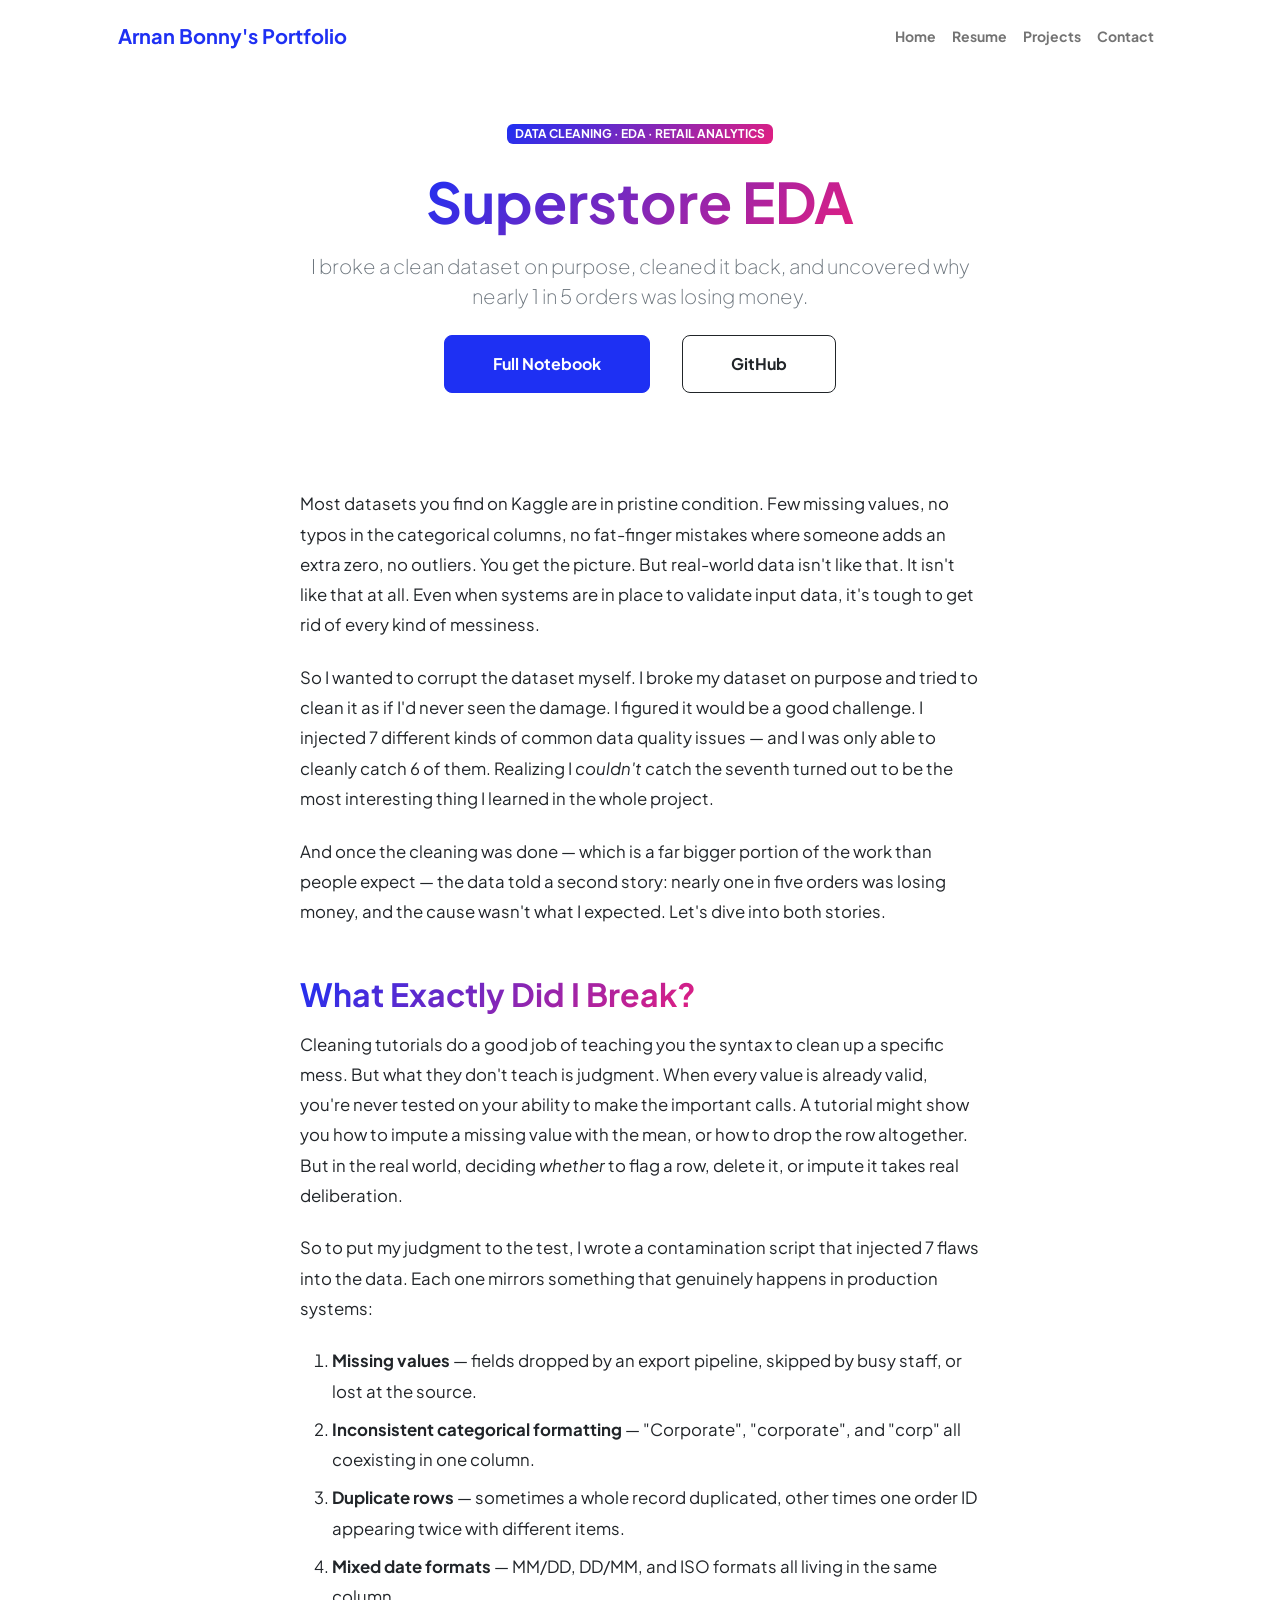
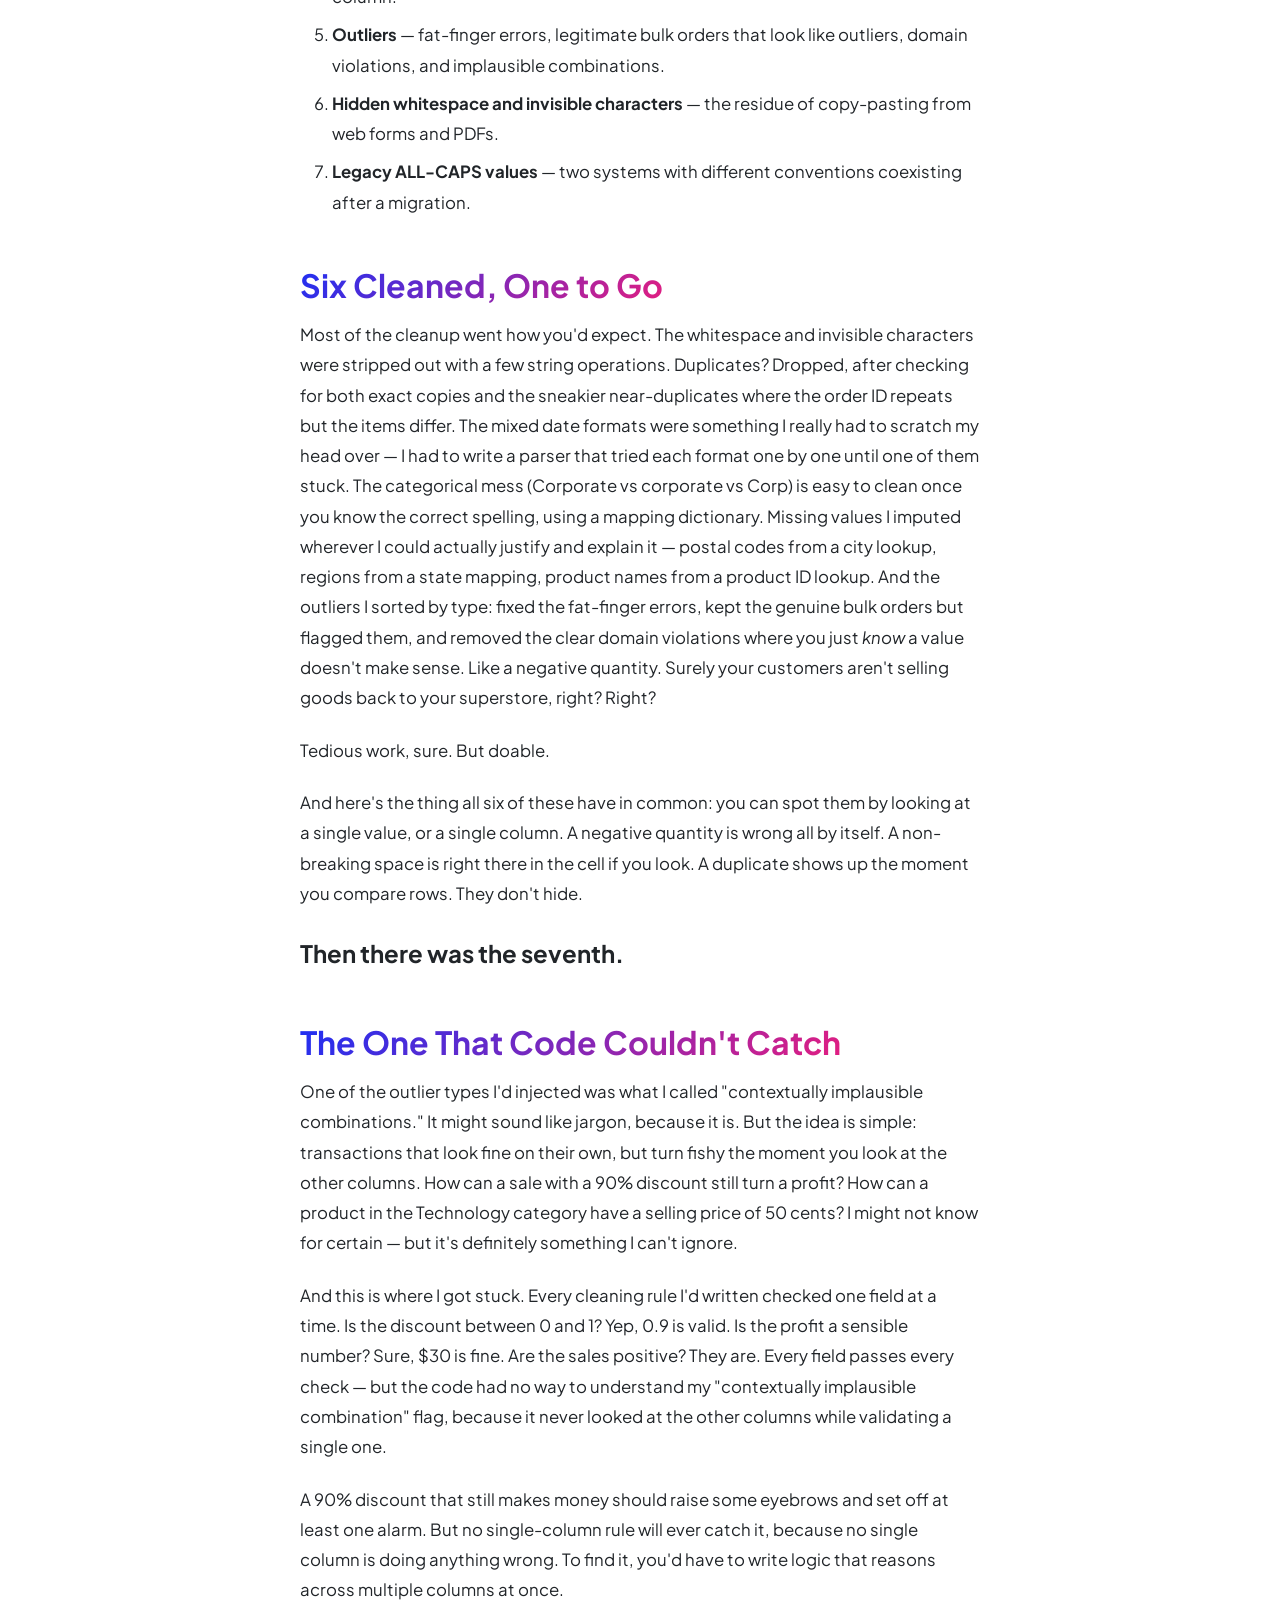
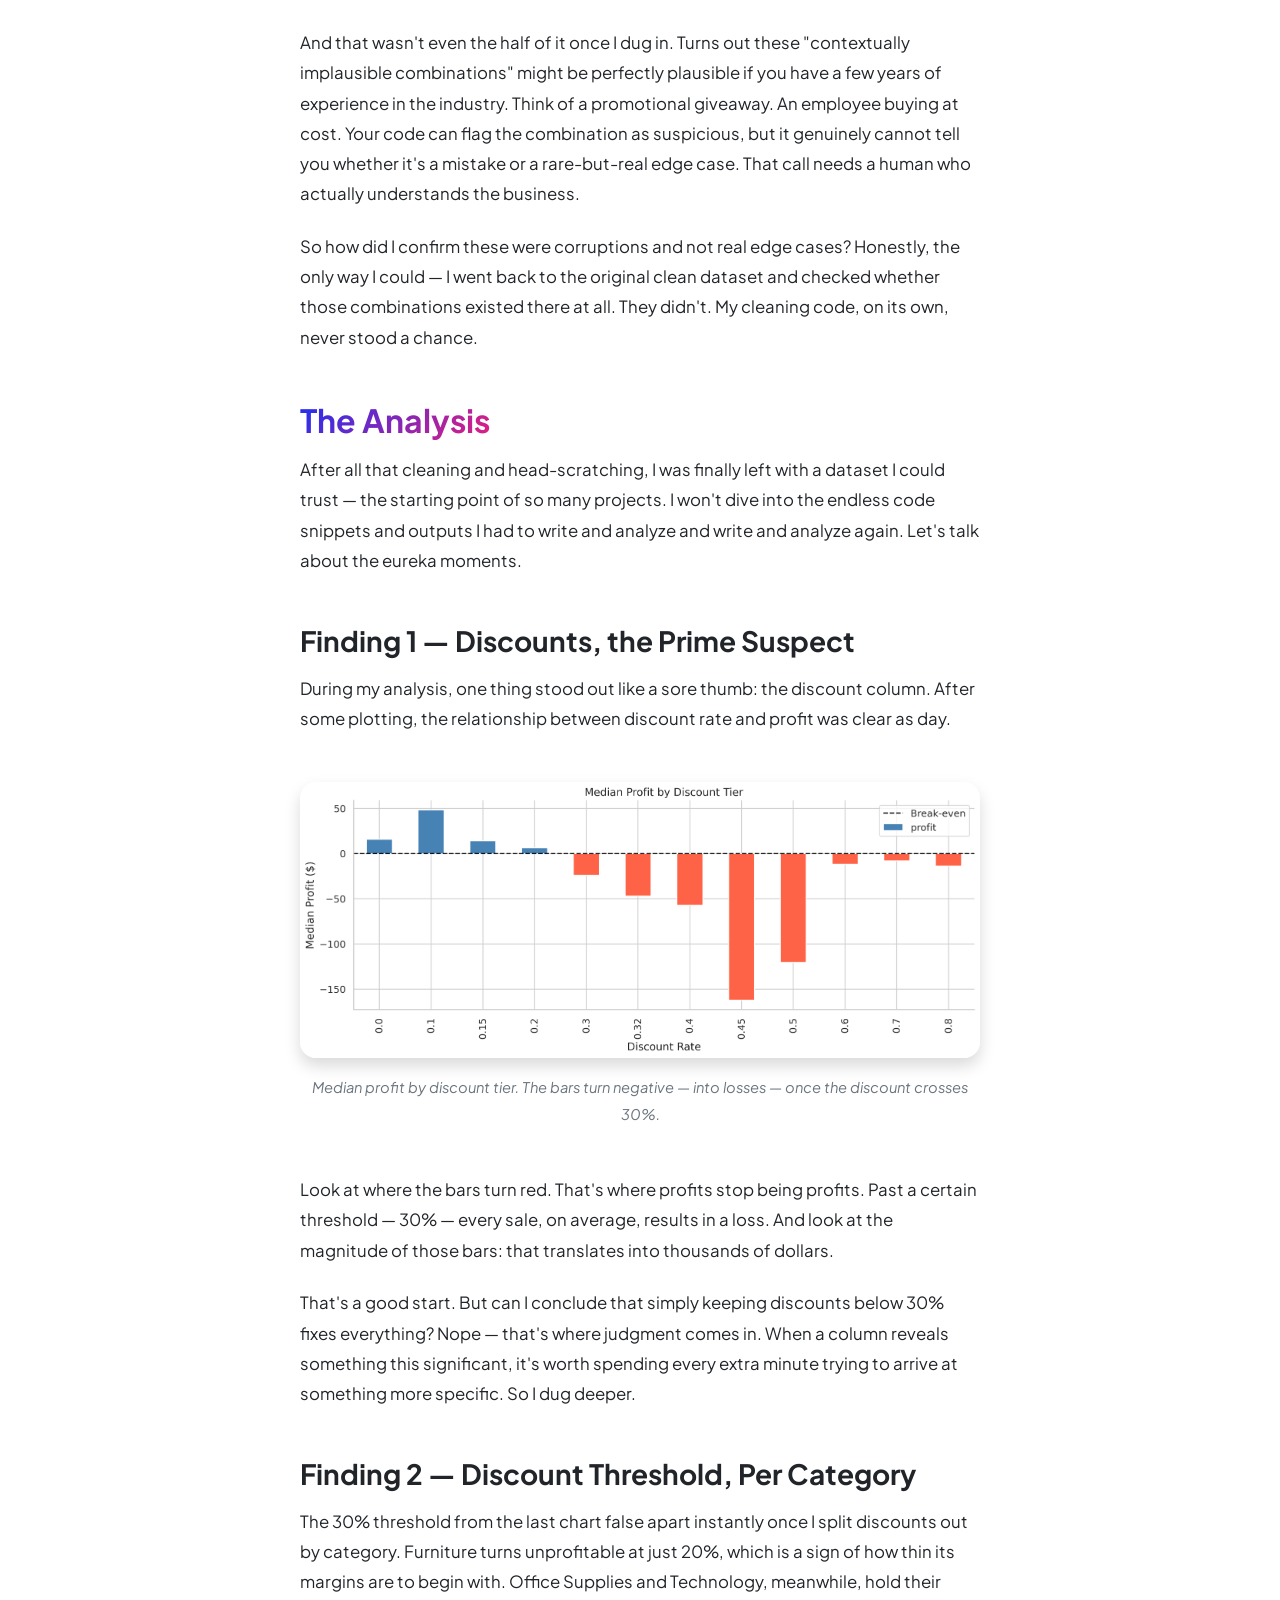
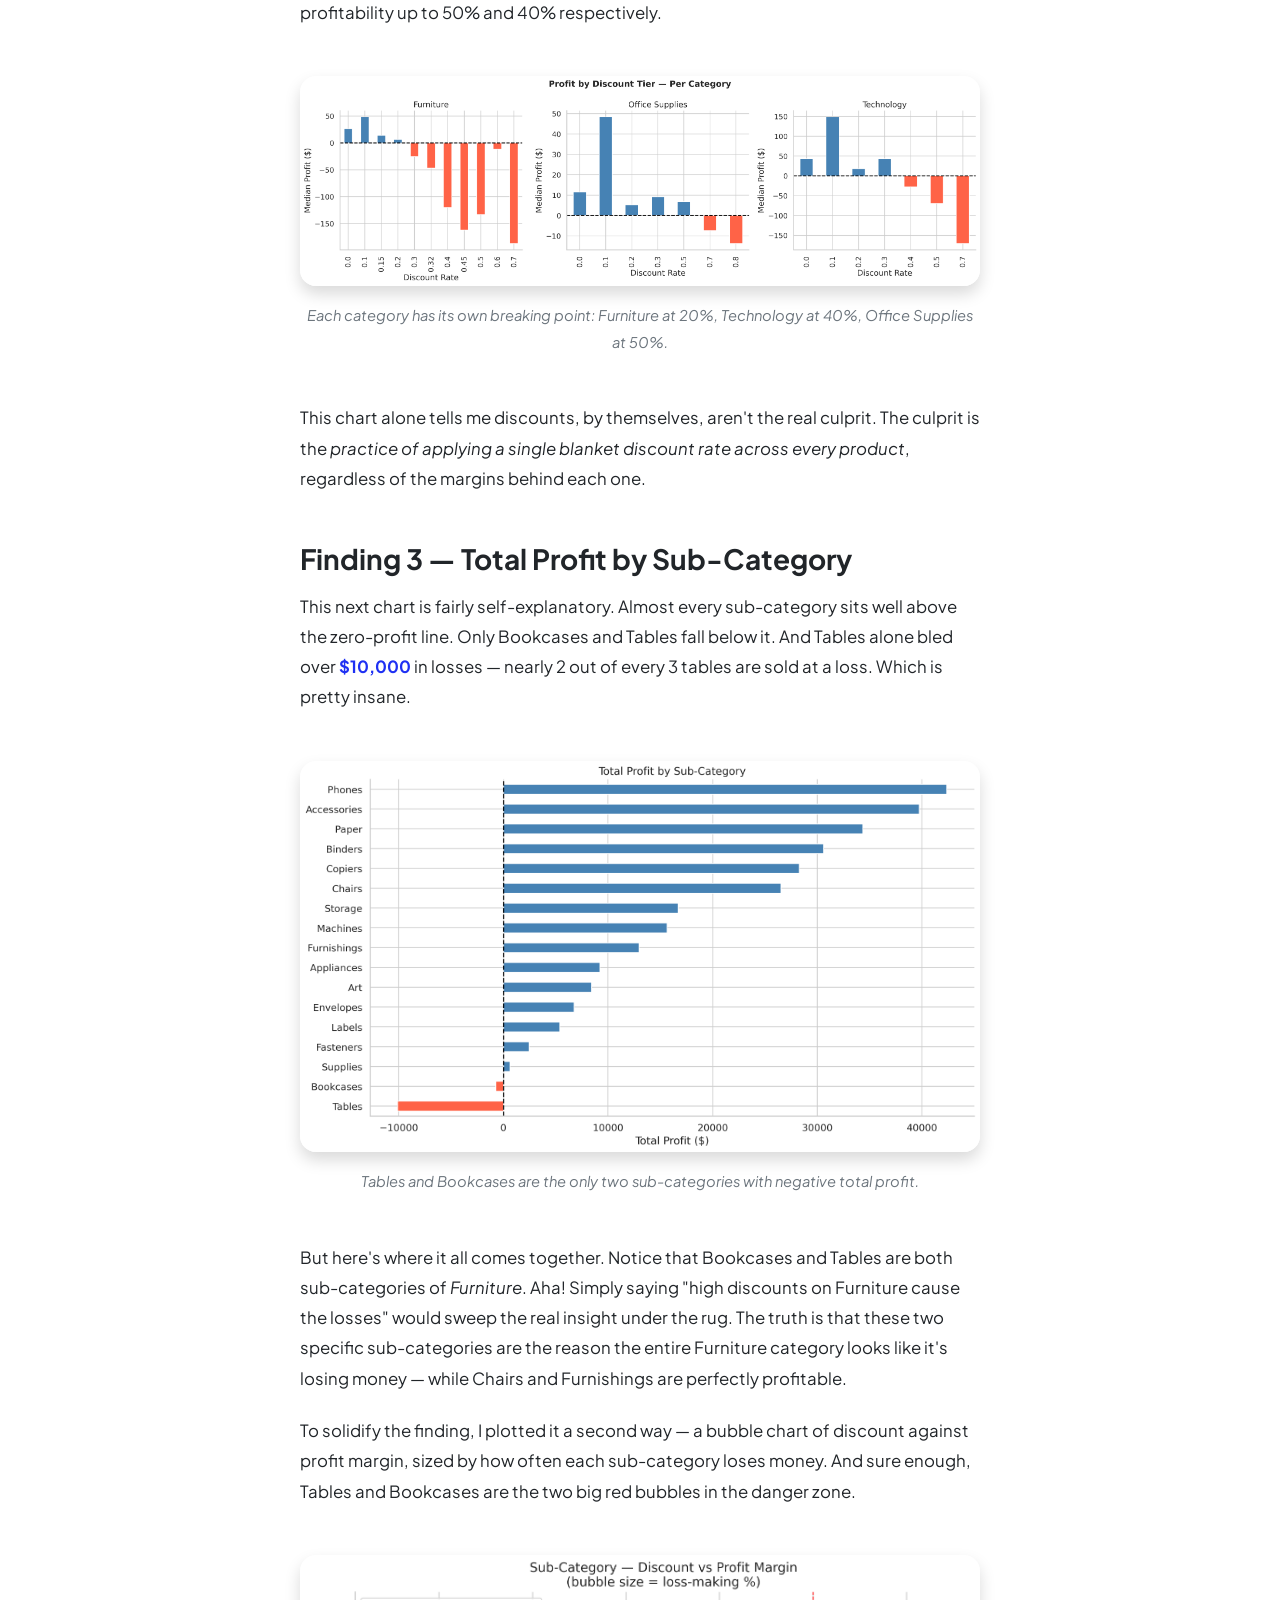
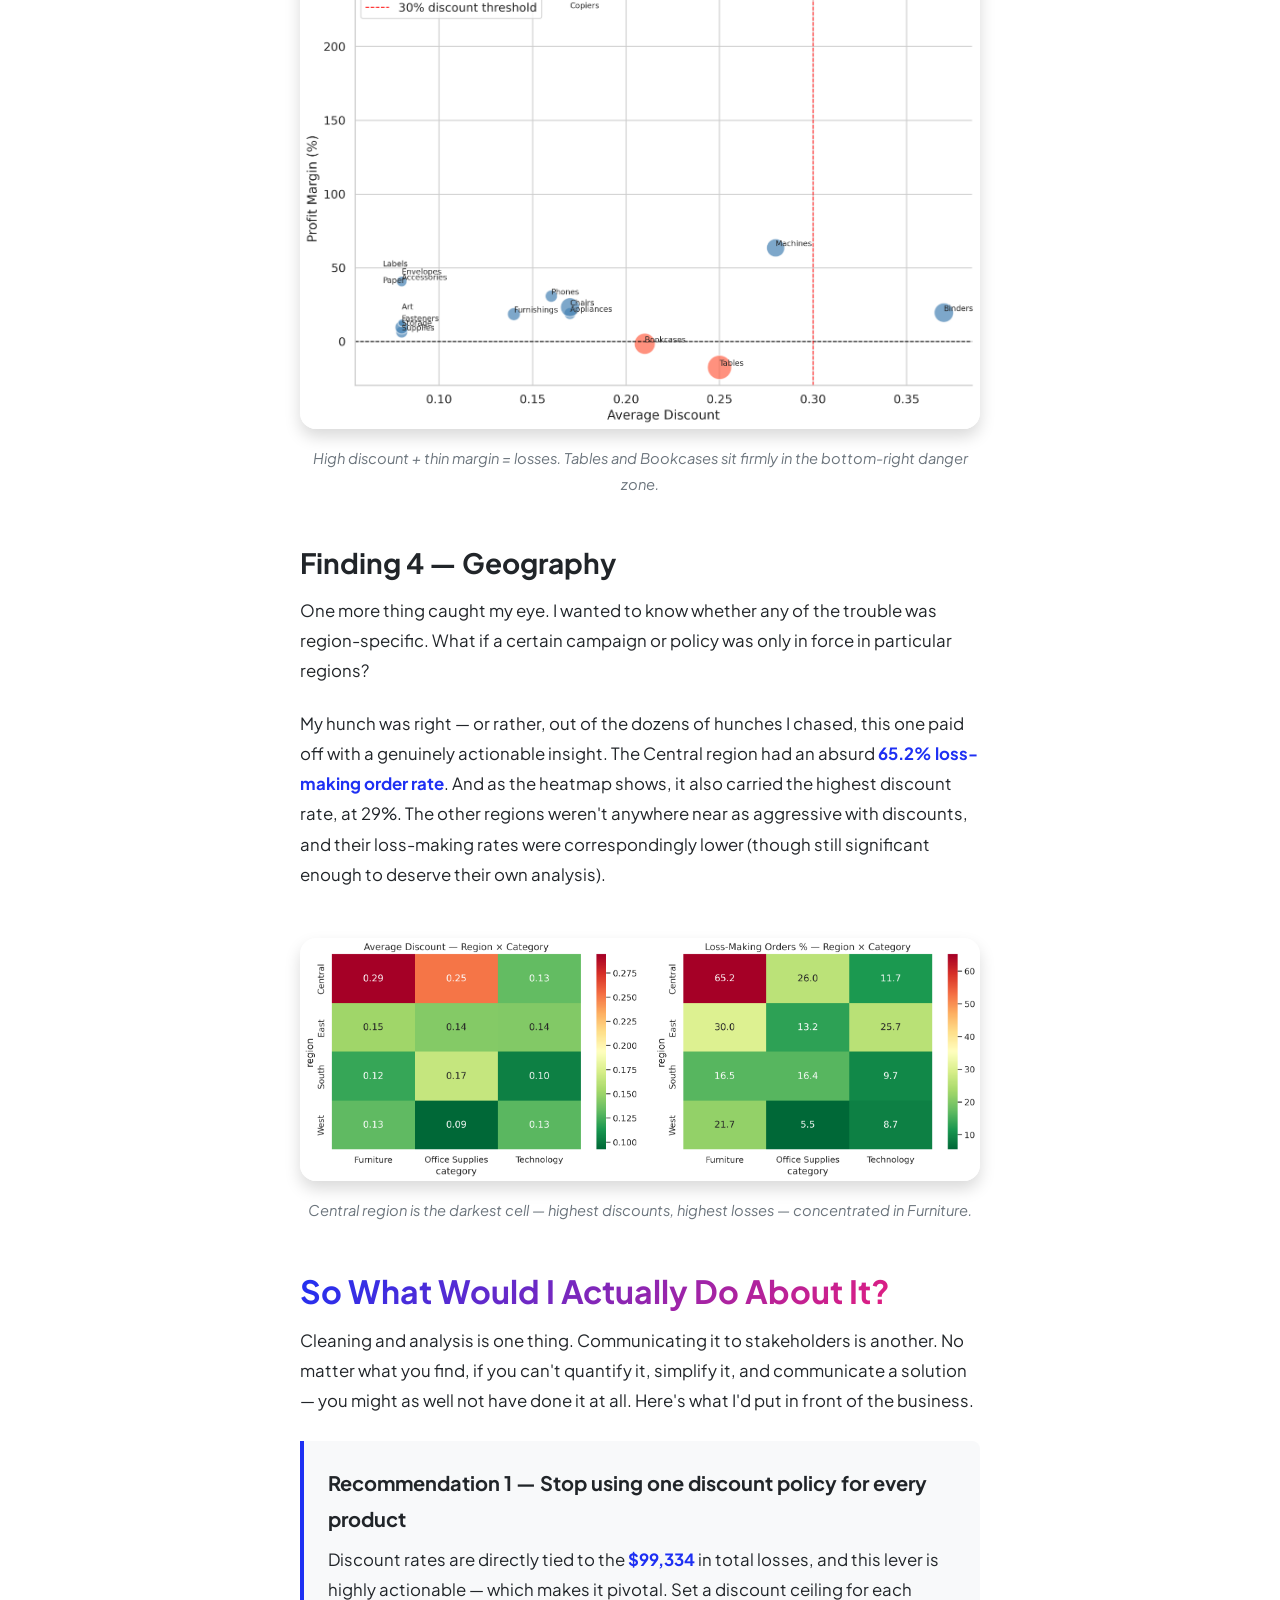
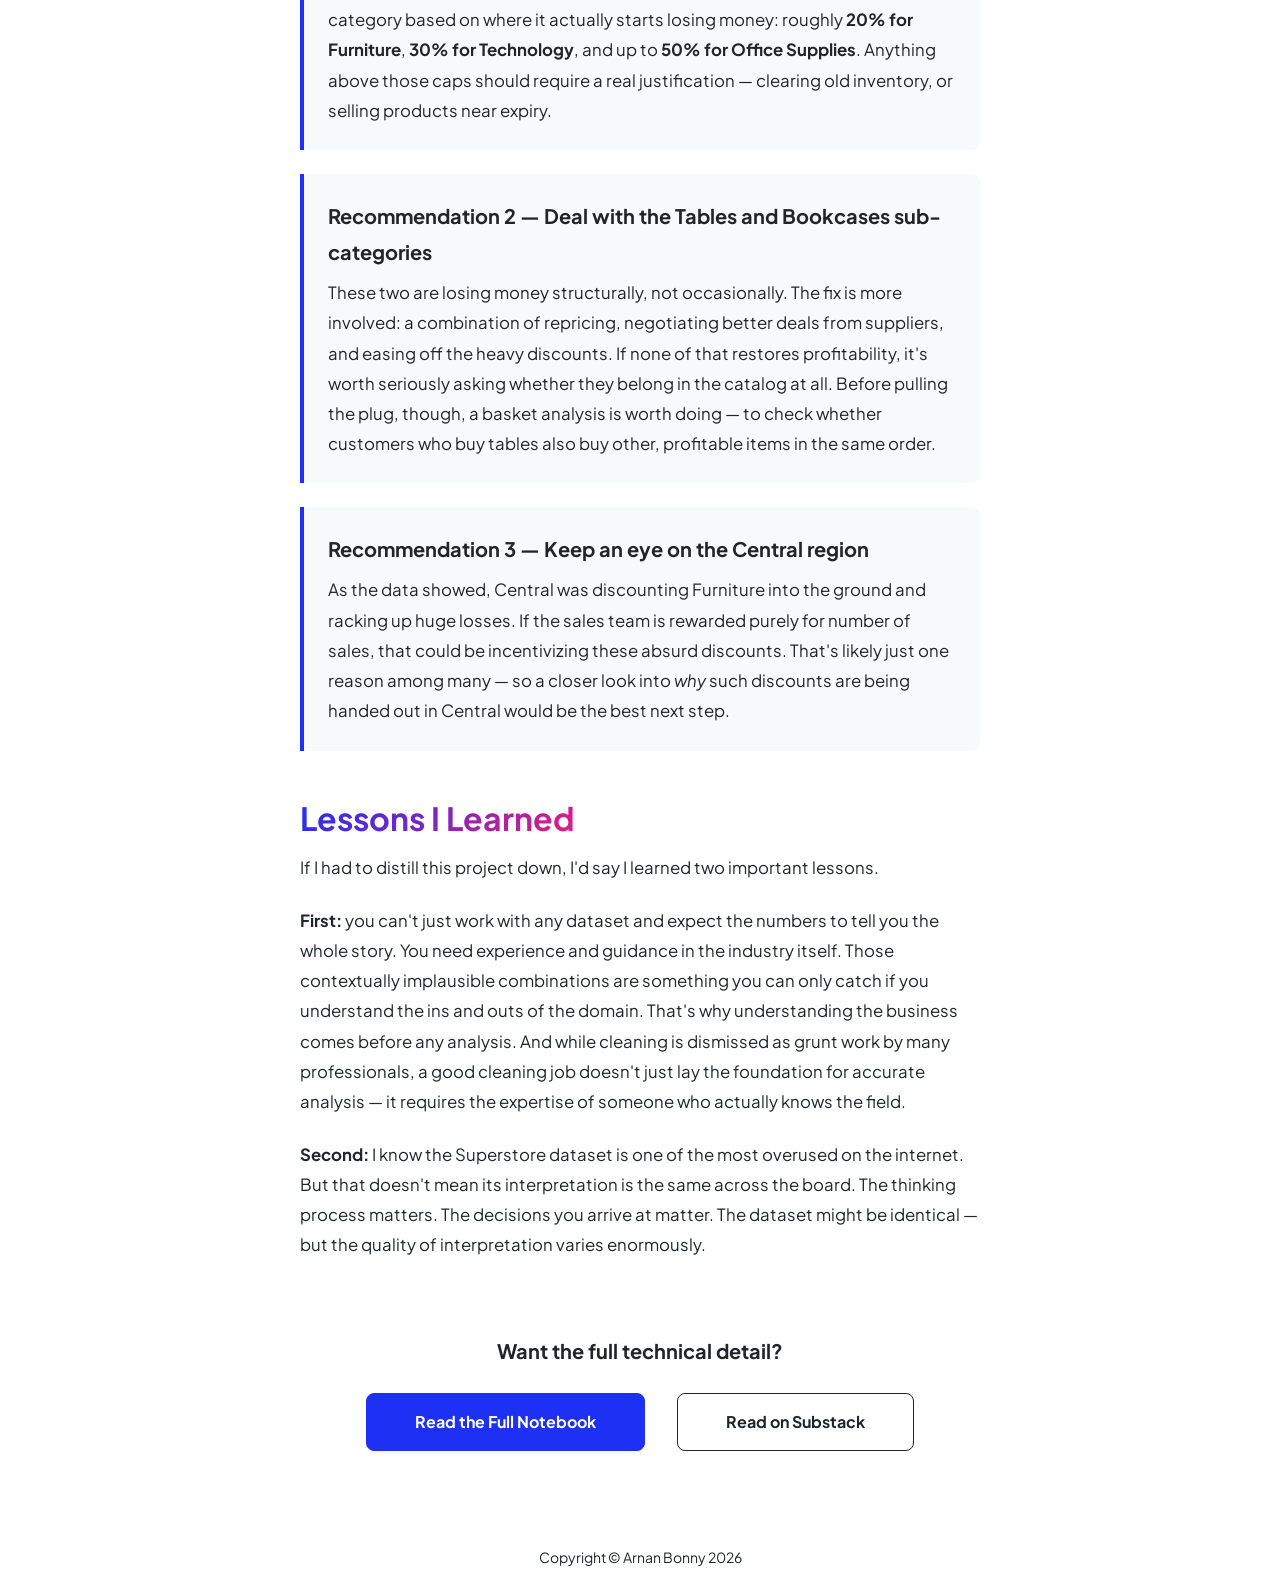
<file: superstore - old.html>
<!DOCTYPE html>
<html lang="en">
    <head>
        <meta charset="utf-8" />
        <meta name="viewport" content="width=device-width, initial-scale=1, shrink-to-fit=no" />
        <meta name="description" content="Superstore EDA — a retail data analysis project, from deliberate data corruption and cleaning to business insights and recommendations." />
        <meta name="author" content="Arnan Bonny" />
        <title>Superstore EDA — Arnan Bonny</title>
        <!-- Favicon-->
        <link rel="icon" type="image/x-icon" href="assets/favicon.ico" />
        <!-- Custom Google font-->
        <link rel="preconnect" href="https://fonts.googleapis.com" />
        <link rel="preconnect" href="https://fonts.gstatic.com" crossorigin />
        <link href="https://fonts.googleapis.com/css2?family=Plus+Jakarta+Sans:wght@100;200;300;400;500;600;700;800;900&amp;display=swap" rel="stylesheet" />
        <!-- Bootstrap icons-->
        <link href="https://cdn.jsdelivr.net/npm/bootstrap-icons@1.8.1/font/bootstrap-icons.css" rel="stylesheet" />
        <!-- Core theme CSS (includes Bootstrap)-->
        <link href="css/styles.css" rel="stylesheet" />
        <!-- Page-specific styling.
             Only typography + a callout box. Colors come ONLY from the theme:
             the callout uses var(--bs-primary)/var(--bs-light), so it re-themes
             automatically whenever you edit styles.css, exactly like every other page. -->
        <style>
            .story-body { font-size: 1.05rem; line-height: 1.8; }
            .story-body p { margin-bottom: 1.4rem; }
            .key-finding {
                background-color: var(--bs-light);
                border-left: 4px solid var(--bs-primary);
                border-radius: 0 var(--bs-border-radius-lg) var(--bs-border-radius-lg) 0;
            }
        </style>
    </head>
    <body class="d-flex flex-column h-100">
        <main class="flex-shrink-0">
            <!-- Navigation (identical to the rest of the site)-->
            <nav class="navbar navbar-expand-lg navbar-light bg-white py-3">
                <div class="container px-5">
                    <a class="navbar-brand" href="index.html"><span class="fw-bolder text-primary">Arnan Bonny's Portfolio</span></a>
                    <button class="navbar-toggler" type="button" data-bs-toggle="collapse" data-bs-target="#navbarSupportedContent" aria-controls="navbarSupportedContent" aria-expanded="false" aria-label="Toggle navigation"><span class="navbar-toggler-icon"></span></button>
                    <div class="collapse navbar-collapse" id="navbarSupportedContent">
                        <ul class="navbar-nav ms-auto mb-2 mb-lg-0 small fw-bolder">
                            <li class="nav-item"><a class="nav-link" href="index.html">Home</a></li>
                            <li class="nav-item"><a class="nav-link" href="resume.html">Resume</a></li>
                            <li class="nav-item"><a class="nav-link" href="projects.html">Projects</a></li>
                            <li class="nav-item"><a class="nav-link" href="contact.html">Contact</a></li>
                        </ul>
                    </div>
                </div>
            </nav>

            <!-- Header / Hero-->
            <header class="py-5">
                <div class="container px-5 pb-5">
                    <div class="row gx-5 justify-content-center">
                        <div class="col-lg-9 col-xl-8">
                            <div class="text-center">
                                <div class="badge bg-gradient-primary-to-secondary text-white mb-4"><div class="text-uppercase">Data Cleaning &middot; EDA &middot; Retail Analytics</div></div>
                                <h1 class="display-4 fw-bolder mb-3"><span class="text-gradient d-inline">Superstore EDA</span></h1>
                                <p class="lead fw-light text-muted mb-4">I broke a clean dataset on purpose, cleaned it back, and uncovered why nearly 1 in 5 orders was losing money.</p>
                                <div class="d-grid gap-3 d-sm-flex justify-content-sm-center">
                                    <a class="btn btn-primary btn-lg px-5 py-3 me-sm-3 fs-6 fw-bolder" href="https://arnanbonny.github.io/superstore-eda/" target="_blank">Full Notebook</a>
                                    <a class="btn btn-outline-dark btn-lg px-5 py-3 fs-6 fw-bolder" href="https://github.com/arnanbonny/superstore-eda" target="_blank">GitHub</a>
                                </div>
                            </div>
                        </div>
                    </div>
                </div>
            </header>

            <!-- Story body-->
            <section>
                <div class="container px-5">
                    <div class="row gx-5 justify-content-center">
                        <div class="col-lg-9 col-xl-8">
                            <div class="story-body">

                                <!-- Intro -->
                                <p>Most datasets you find on Kaggle are in pristine condition. Few missing values, no typos in the categorical columns, no fat-finger mistakes where someone adds an extra zero, no outliers. You get the picture. But real-world data isn't like that. It isn't like that at all. Even when systems are in place to validate input data, it's tough to get rid of every kind of messiness.</p>

                                <p>So I wanted to corrupt the dataset myself. I broke my dataset on purpose and tried to clean it as if I'd never seen the damage. I figured it would be a good challenge. I injected 7 different kinds of common data quality issues — and I was only able to cleanly catch 6 of them. Realizing I <em>couldn't</em> catch the seventh turned out to be the most interesting thing I learned in the whole project.</p>

                                <p>And once the cleaning was done — which is a far bigger portion of the work than people expect — the data told a second story: nearly one in five orders was losing money, and the cause wasn't what I expected. Let's dive into both stories.</p>

                                <!-- Section 1 -->
                                <h2 class="fw-bolder mt-5 mb-3"><span class="text-gradient d-inline">What Exactly Did I Break?</span></h2>

                                <p>Cleaning tutorials do a good job of teaching you the syntax to clean up a specific mess. But what they don't teach is judgment. When every value is already valid, you're never tested on your ability to make the important calls. A tutorial might show you how to impute a missing value with the mean, or how to drop the row altogether. But in the real world, deciding <em>whether</em> to flag a row, delete it, or impute it takes real deliberation.</p>

                                <p>So to put my judgment to the test, I wrote a contamination script that injected 7 flaws into the data. Each one mirrors something that genuinely happens in production systems:</p>

                                <ol>
                                    <li class="mb-2"><strong>Missing values</strong> — fields dropped by an export pipeline, skipped by busy staff, or lost at the source.</li>
                                    <li class="mb-2"><strong>Inconsistent categorical formatting</strong> — "Corporate", "corporate", and "corp" all coexisting in one column.</li>
                                    <li class="mb-2"><strong>Duplicate rows</strong> — sometimes a whole record duplicated, other times one order ID appearing twice with different items.</li>
                                    <li class="mb-2"><strong>Mixed date formats</strong> — MM/DD, DD/MM, and ISO formats all living in the same column.</li>
                                    <li class="mb-2"><strong>Outliers</strong> — fat-finger errors, legitimate bulk orders that look like outliers, domain violations, and implausible combinations.</li>
                                    <li class="mb-2"><strong>Hidden whitespace and invisible characters</strong> — the residue of copy-pasting from web forms and PDFs.</li>
                                    <li class="mb-2"><strong>Legacy ALL-CAPS values</strong> — two systems with different conventions coexisting after a migration.</li>
                                </ol>

                                <!-- Section 2 -->
                                <h2 class="fw-bolder mt-5 mb-3"><span class="text-gradient d-inline">Six Cleaned, One to Go</span></h2>

                                <p>Most of the cleanup went how you'd expect. The whitespace and invisible characters were stripped out with a few string operations. Duplicates? Dropped, after checking for both exact copies and the sneakier near-duplicates where the order ID repeats but the items differ. The mixed date formats were something I really had to scratch my head over — I had to write a parser that tried each format one by one until one of them stuck. The categorical mess (Corporate vs corporate vs Corp) is easy to clean once you know the correct spelling, using a mapping dictionary. Missing values I imputed wherever I could actually justify and explain it — postal codes from a city lookup, regions from a state mapping, product names from a product ID lookup. And the outliers I sorted by type: fixed the fat-finger errors, kept the genuine bulk orders but flagged them, and removed the clear domain violations where you just <em>know</em> a value doesn't make sense. Like a negative quantity. Surely your customers aren't selling goods back to your superstore, right? Right?</p>

                                <p>Tedious work, sure. But doable.</p>

                                <p>And here's the thing all six of these have in common: you can spot them by looking at a single value, or a single column. A negative quantity is wrong all by itself. A non-breaking space is right there in the cell if you look. A duplicate shows up the moment you compare rows. They don't hide.</p>

                                <p class="fw-bolder fs-4">Then there was the seventh.</p>

                                <!-- Section 3 -->
                                <h2 class="fw-bolder mt-5 mb-3"><span class="text-gradient d-inline">The One That Code Couldn't Catch</span></h2>

                                <p>One of the outlier types I'd injected was what I called "contextually implausible combinations." It might sound like jargon, because it is. But the idea is simple: transactions that look fine on their own, but turn fishy the moment you look at the other columns. How can a sale with a 90% discount still turn a profit? How can a product in the Technology category have a selling price of 50 cents? I might not know for certain — but it's definitely something I can't ignore.</p>

                                <p>And this is where I got stuck. Every cleaning rule I'd written checked one field at a time. Is the discount between 0 and 1? Yep, 0.9 is valid. Is the profit a sensible number? Sure, $30 is fine. Are the sales positive? They are. Every field passes every check — but the code had no way to understand my "contextually implausible combination" flag, because it never looked at the other columns while validating a single one.</p>

                                <p>A 90% discount that still makes money should raise some eyebrows and set off at least one alarm. But no single-column rule will ever catch it, because no single column is doing anything wrong. To find it, you'd have to write logic that reasons across multiple columns at once.</p>

                                <p>And that wasn't even the half of it once I dug in. Turns out these "contextually implausible combinations" might be perfectly plausible if you have a few years of experience in the industry. Think of a promotional giveaway. An employee buying at cost. Your code can flag the combination as suspicious, but it genuinely cannot tell you whether it's a mistake or a rare-but-real edge case. That call needs a human who actually understands the business.</p>

                                <p>So how did I confirm these were corruptions and not real edge cases? Honestly, the only way I could — I went back to the original clean dataset and checked whether those combinations existed there at all. They didn't. My cleaning code, on its own, never stood a chance.</p>

                                <!-- Section 4: The Analysis -->
                                <h2 class="fw-bolder mt-5 mb-3"><span class="text-gradient d-inline">The Analysis</span></h2>

                                <p>After all that cleaning and head-scratching, I was finally left with a dataset I could trust — the starting point of so many projects. I won't dive into the endless code snippets and outputs I had to write and analyze and write and analyze again. Let's talk about the eureka moments.</p>

                                <!-- Finding 1 -->
                                <h3 class="fw-bolder mt-5 mb-3">Finding 1 — Discounts, the Prime Suspect</h3>

                                <p>During my analysis, one thing stood out like a sore thumb: the discount column. After some plotting, the relationship between discount rate and profit was clear as day.</p>

                                <figure class="text-center my-5">
                                    <!-- Replace src with your exported chart: assets/discount_profit.png -->
                                    <img class="img-fluid rounded-4 shadow" src="assets/Median Profit by Discount Tier.png" alt="Median profit by discount tier — bars turn negative at 30% discount" onerror="this.style.display='none'; this.nextElementSibling.style.display='block';" />
                                    <div class="bg-light border rounded-4 text-muted fw-bold p-5" style="display:none;">CHART 1 — Median Profit by Discount Tier<br><span class="small fw-normal">Save as assets/discount_profit.png</span></div>
                                    <figcaption class="figure-caption fst-italic mt-3">Median profit by discount tier. The bars turn negative — into losses — once the discount crosses 30%.</figcaption>
                                </figure>

                                <p>Look at where the bars turn red. That's where profits stop being profits. Past a certain threshold — 30% — every sale, on average, results in a loss. And look at the magnitude of those bars: that translates into thousands of dollars.</p>

                                <p>That's a good start. But can I conclude that simply keeping discounts below 30% fixes everything? Nope — that's where judgment comes in. When a column reveals something this significant, it's worth spending every extra minute trying to arrive at something more specific. So I dug deeper.</p>

                                <!-- Finding 2 -->
                                <h3 class="fw-bolder mt-5 mb-3">Finding 2 — Discount Threshold, Per Category</h3>

                                <p>The 30% threshold from the last chart false apart instantly once I split discounts out by category. Furniture turns unprofitable at just 20%, which is a sign of how thin its margins are to begin with. Office Supplies and Technology, meanwhile, hold their profitability up to 50% and 40% respectively.</p>

                                <figure class="text-center my-5">
                                    <img class="img-fluid rounded-4 shadow" src="assets/Profit by Discount Tier - Per Category.png" alt="Profit by discount tier, split across Furniture, Technology, and Office Supplies" onerror="this.style.display='none'; this.nextElementSibling.style.display='block';" />
                                    <div class="bg-light border rounded-4 text-muted fw-bold p-5" style="display:none;">CHART 2 — Profit by Discount Tier, Per Category<br><span class="small fw-normal">Save as assets/discount_per_category.png</span></div>
                                    <figcaption class="figure-caption fst-italic mt-3">Each category has its own breaking point: Furniture at 20%, Technology at 40%, Office Supplies at 50%.</figcaption>
                                </figure>

                                <p>This chart alone tells me discounts, by themselves, aren't the real culprit. The culprit is the <em>practice of applying a single blanket discount rate across every product</em>, regardless of the margins behind each one.</p>

                                <!-- Finding 3 -->
                                <h3 class="fw-bolder mt-5 mb-3">Finding 3 — Total Profit by Sub-Category</h3>

                                <p>This next chart is fairly self-explanatory. Almost every sub-category sits well above the zero-profit line. Only Bookcases and Tables fall below it. And Tables alone bled over <span class="fw-bold text-primary">$10,000</span> in losses — nearly 2 out of every 3 tables are sold at a loss. Which is pretty insane.</p>

                                <figure class="text-center my-5">
                                    <img class="img-fluid rounded-4 shadow" src="assets/Total Profit by Sub-Category.png" alt="Total profit by sub-category, with Tables and Bookcases below zero" onerror="this.style.display='none'; this.nextElementSibling.style.display='block';" />
                                    <div class="bg-light border rounded-4 text-muted fw-bold p-5" style="display:none;">CHART 3 — Total Profit by Sub-Category<br><span class="small fw-normal">Save as assets/profit_by_subcategory.png</span></div>
                                    <figcaption class="figure-caption fst-italic mt-3">Tables and Bookcases are the only two sub-categories with negative total profit.</figcaption>
                                </figure>

                                <p>But here's where it all comes together. Notice that Bookcases and Tables are both sub-categories of <em>Furniture</em>. Aha! Simply saying "high discounts on Furniture cause the losses" would sweep the real insight under the rug. The truth is that these two specific sub-categories are the reason the entire Furniture category looks like it's losing money — while Chairs and Furnishings are perfectly profitable.</p>

                                <p>To solidify the finding, I plotted it a second way — a bubble chart of discount against profit margin, sized by how often each sub-category loses money. And sure enough, Tables and Bookcases are the two big red bubbles in the danger zone.</p>

                                <figure class="text-center my-5">
                                    <img class="img-fluid rounded-4 shadow" src="assets/Sub-Category - Discount vs Profit Margin.png" alt="Bubble chart of discount vs profit margin, with Tables and Bookcases as large red bubbles" onerror="this.style.display='none'; this.nextElementSibling.style.display='block';" />
                                    <div class="bg-light border rounded-4 text-muted fw-bold p-5" style="display:none;">CHART 4 — Sub-Category Discount vs Profit Margin<br><span class="small fw-normal">Save as assets/subcategory_bubble.png</span></div>
                                    <figcaption class="figure-caption fst-italic mt-3">High discount + thin margin = losses. Tables and Bookcases sit firmly in the bottom-right danger zone.</figcaption>
                                </figure>

                                <!-- Finding 4 -->
                                <h3 class="fw-bolder mt-5 mb-3">Finding 4 — Geography</h3>

                                <p>One more thing caught my eye. I wanted to know whether any of the trouble was region-specific. What if a certain campaign or policy was only in force in particular regions?</p>

                                <p>My hunch was right — or rather, out of the dozens of hunches I chased, this one paid off with a genuinely actionable insight. The Central region had an absurd <span class="fw-bold text-primary">65.2% loss-making order rate</span>. And as the heatmap shows, it also carried the highest discount rate, at 29%. The other regions weren't anywhere near as aggressive with discounts, and their loss-making rates were correspondingly lower (though still significant enough to deserve their own analysis).</p>

                                <figure class="text-center my-5">
                                    <img class="img-fluid rounded-4 shadow" src="assets/Loss-Making Orders % — Region × Category.png" alt="Heatmaps of discount and loss-making rate across regions and categories" onerror="this.style.display='none'; this.nextElementSibling.style.display='block';" />
                                    <div class="bg-light border rounded-4 text-muted fw-bold p-5" style="display:none;">CHART 5 — Region × Category Heatmaps<br><span class="small fw-normal">Save as assets/region_heatmap.png</span></div>
                                    <figcaption class="figure-caption fst-italic mt-3">Central region is the darkest cell — highest discounts, highest losses — concentrated in Furniture.</figcaption>
                                </figure>

                                <!-- Recommendations -->
                                <h2 class="fw-bolder mt-5 mb-3"><span class="text-gradient d-inline">So What Would I Actually Do About It?</span></h2>

                                <p>Cleaning and analysis is one thing. Communicating it to stakeholders is another. No matter what you find, if you can't quantify it, simplify it, and communicate a solution — you might as well not have done it at all. Here's what I'd put in front of the business.</p>

                                <div class="key-finding p-4 my-4">
                                    <div class="fw-bold fs-5 mb-2">Recommendation 1 — Stop using one discount policy for every product</div>
                                    <p class="mb-0">Discount rates are directly tied to the <span class="fw-bold text-primary">$99,334</span> in total losses, and this lever is highly actionable — which makes it pivotal. Set a discount ceiling for each category based on where it actually starts losing money: roughly <strong>20% for Furniture</strong>, <strong>30% for Technology</strong>, and up to <strong>50% for Office Supplies</strong>. Anything above those caps should require a real justification — clearing old inventory, or selling products near expiry.</p>
                                </div>

                                <div class="key-finding p-4 my-4">
                                    <div class="fw-bold fs-5 mb-2">Recommendation 2 — Deal with the Tables and Bookcases sub-categories</div>
                                    <p class="mb-0">These two are losing money structurally, not occasionally. The fix is more involved: a combination of repricing, negotiating better deals from suppliers, and easing off the heavy discounts. If none of that restores profitability, it's worth seriously asking whether they belong in the catalog at all. Before pulling the plug, though, a basket analysis is worth doing — to check whether customers who buy tables also buy other, profitable items in the same order.</p>
                                </div>

                                <div class="key-finding p-4 my-4">
                                    <div class="fw-bold fs-5 mb-2">Recommendation 3 — Keep an eye on the Central region</div>
                                    <p class="mb-0">As the data showed, Central was discounting Furniture into the ground and racking up huge losses. If the sales team is rewarded purely for number of sales, that could be incentivizing these absurd discounts. That's likely just one reason among many — so a closer look into <em>why</em> such discounts are being handed out in Central would be the best next step.</p>
                                </div>

                                <!-- Lessons -->
                                <h2 class="fw-bolder mt-5 mb-3"><span class="text-gradient d-inline">Lessons I Learned</span></h2>

                                <p>If I had to distill this project down, I'd say I learned two important lessons.</p>

                                <p><strong>First:</strong> you can't just work with any dataset and expect the numbers to tell you the whole story. You need experience and guidance in the industry itself. Those contextually implausible combinations are something you can only catch if you understand the ins and outs of the domain. That's why understanding the business comes before any analysis. And while cleaning is dismissed as grunt work by many professionals, a good cleaning job doesn't just lay the foundation for accurate analysis — it requires the expertise of someone who actually knows the field.</p>

                                <p><strong>Second:</strong> I know the Superstore dataset is one of the most overused on the internet. But that doesn't mean its interpretation is the same across the board. The thinking process matters. The decisions you arrive at matter. The dataset might be identical — but the quality of interpretation varies enormously.</p>

                                <!-- Closing CTA -->
                                <div class="text-center my-5 py-4">
                                    <p class="fw-bolder fs-5 mb-4">Want the full technical detail?</p>
                                    <div class="d-grid gap-3 d-sm-flex justify-content-sm-center">
                                        <a class="btn btn-primary btn-lg px-5 py-3 me-sm-3 fs-6 fw-bolder" href="https://arnanbonny.github.io/superstore-eda/" target="_blank">Read the Full Notebook</a>
                                        <a class="btn btn-outline-dark btn-lg px-5 py-3 fs-6 fw-bolder" href="YOUR_SUBSTACK_LINK_HERE" target="_blank">Read on Substack</a>
                                    </div>
                                </div>

                            </div>
                        </div>
                    </div>
                </div>
            </section>
        </main>

        <!-- Footer (identical to the rest of the site)-->
        <footer class="bg-white py-4 mt-auto">
            <div class="container px-5">
                <div class="row align-items-center justify-content-center">
                    <div class="col-auto"><div class="small m-0">Copyright &copy; Arnan Bonny 2026</div></div>
                </div>
            </div>
        </footer>

        <!-- Bootstrap core JS-->
        <script src="https://cdn.jsdelivr.net/npm/bootstrap@5.2.3/dist/js/bootstrap.bundle.min.js"></script>
        <!-- Core theme JS-->
        <script src="js/scripts.js"></script>
    </body>
</html>
</file>
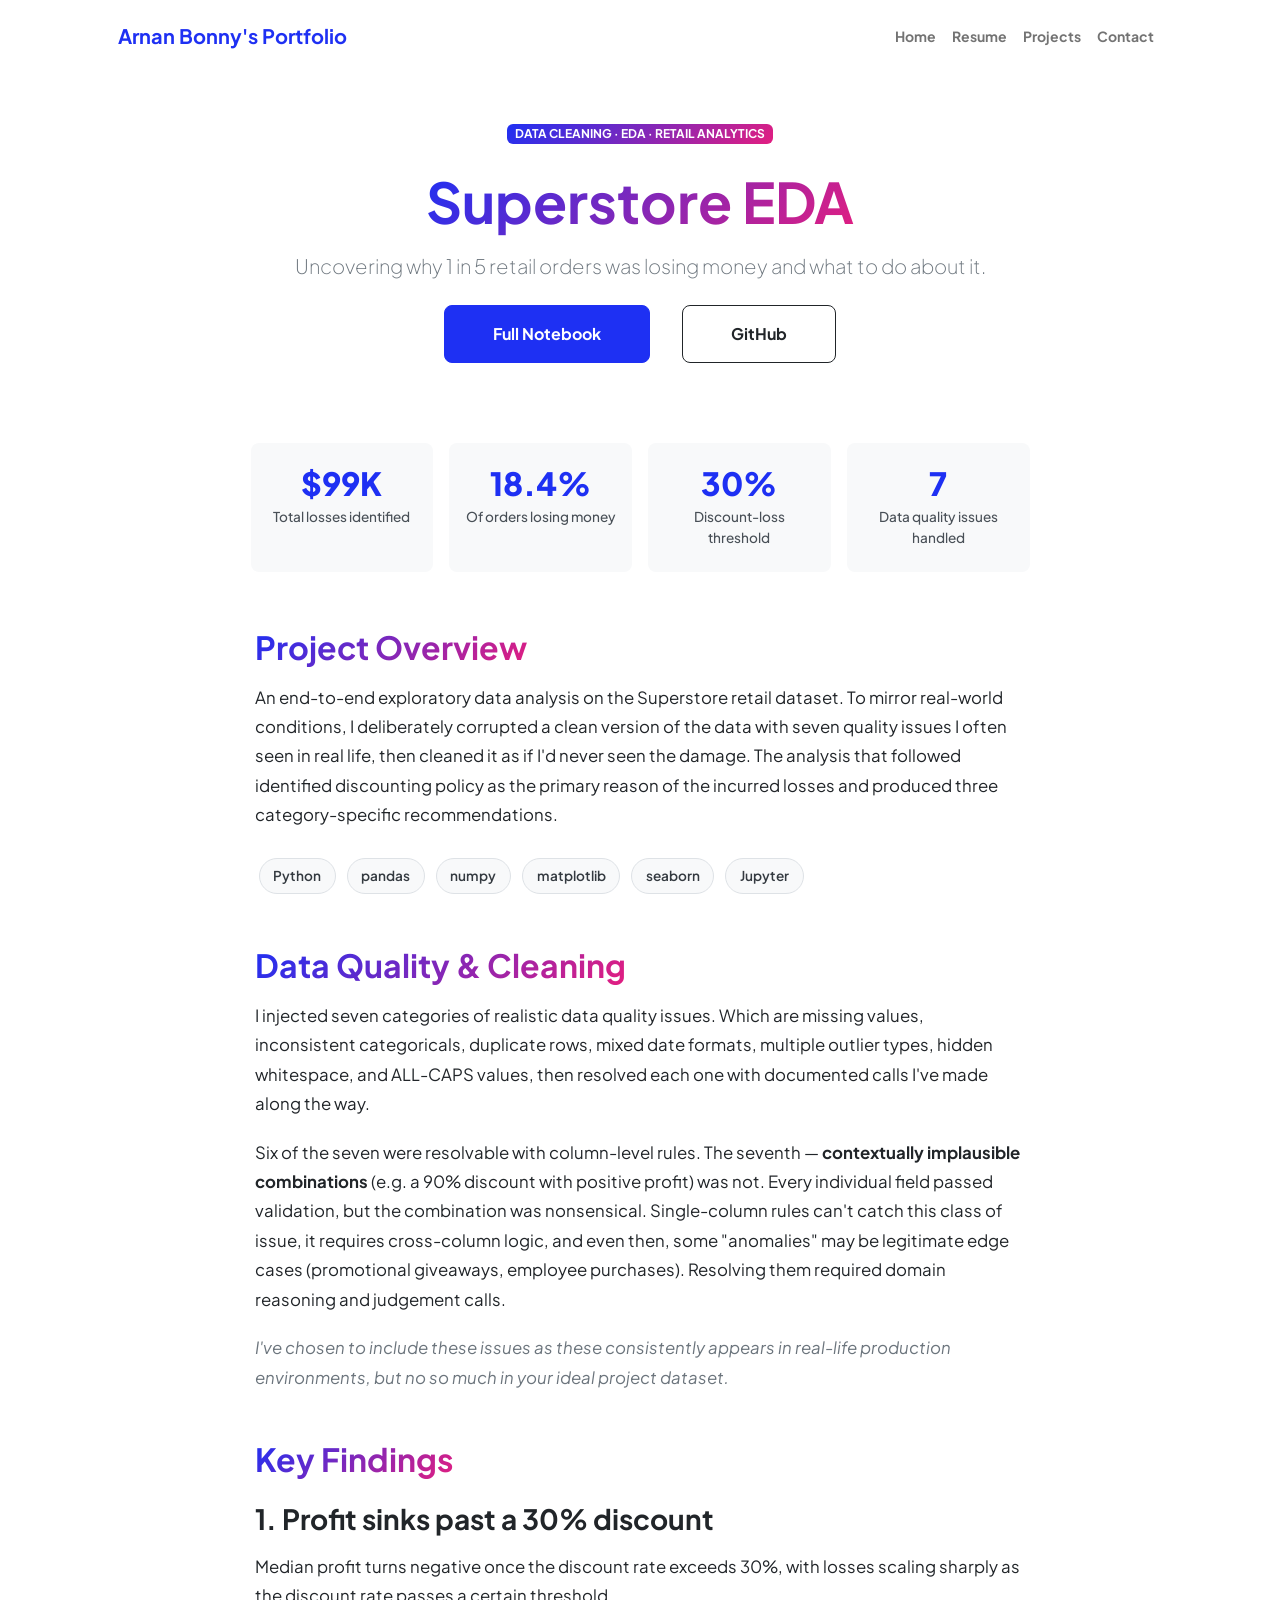
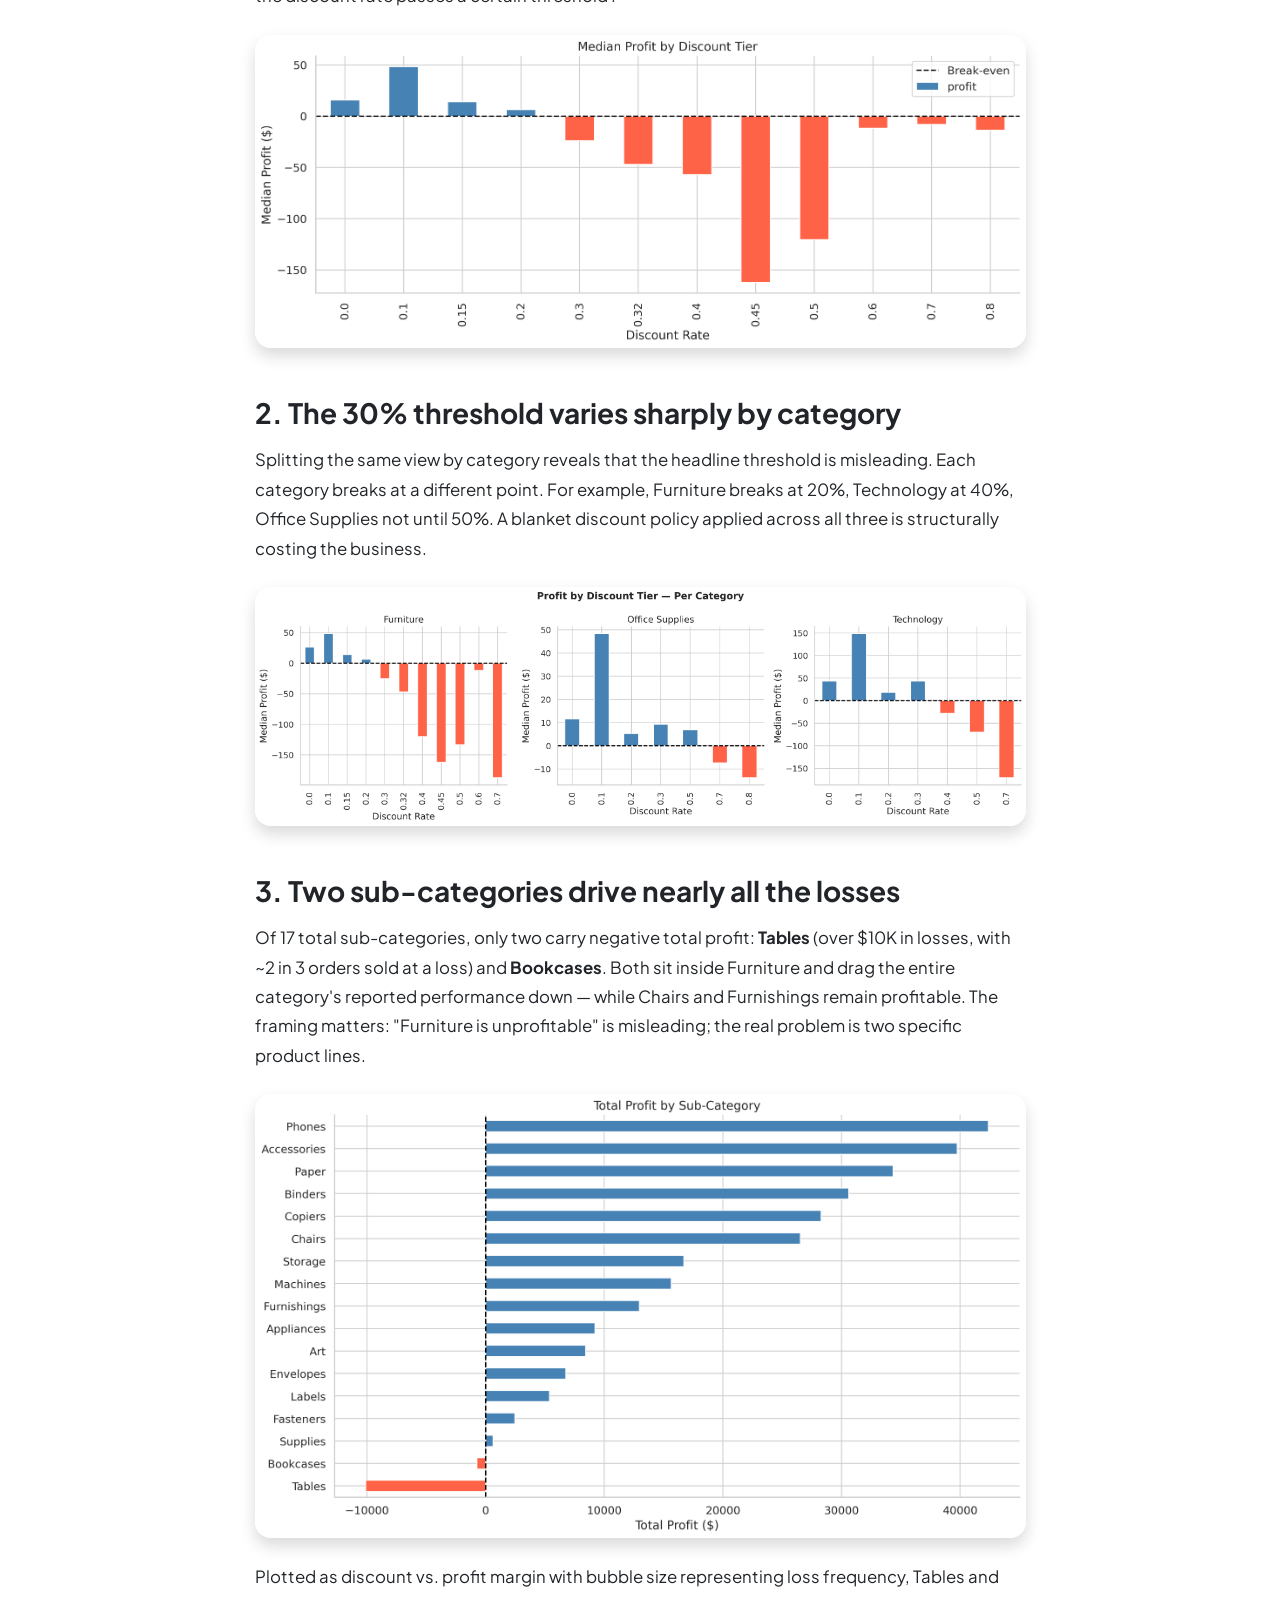
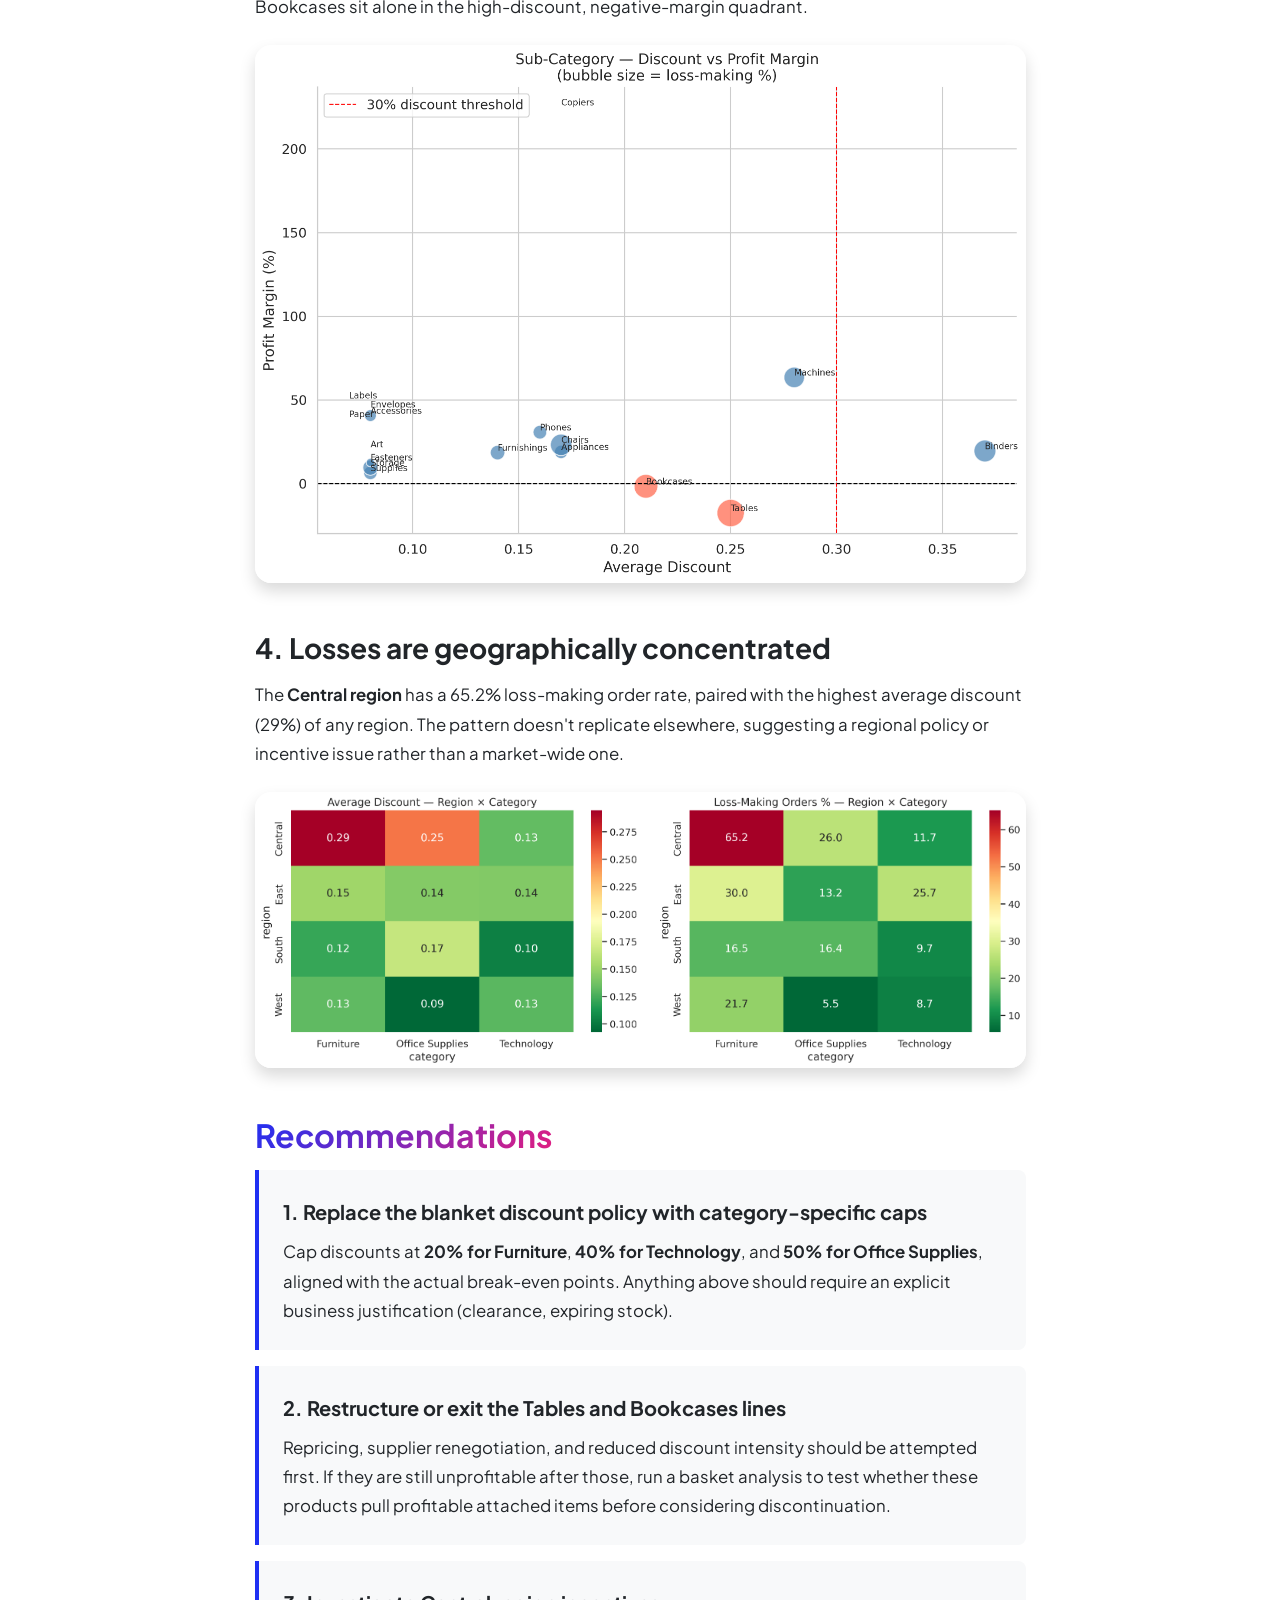
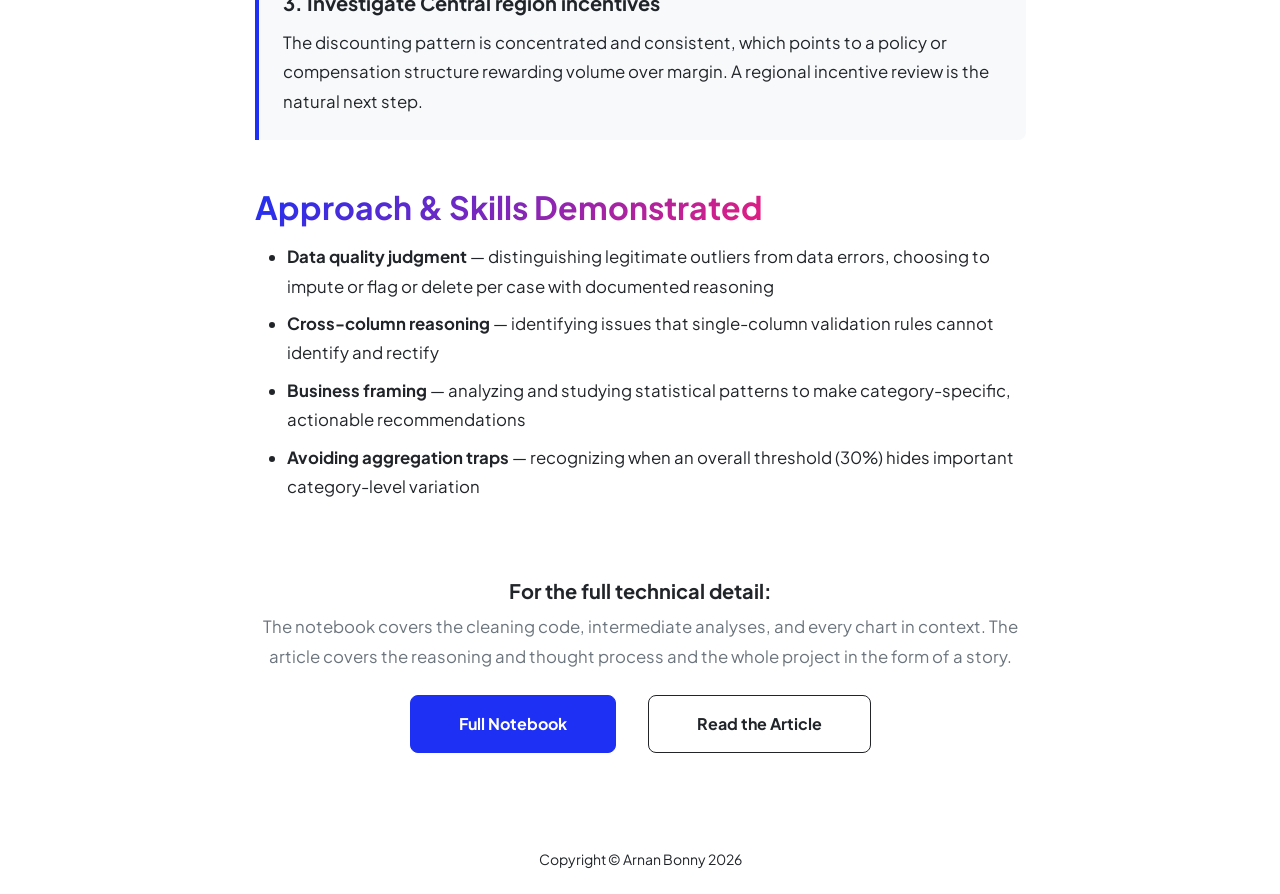
<file: superstore2.html>
<!DOCTYPE html>
<html lang="en">
    <head>
        <meta charset="utf-8" />
        <meta name="viewport" content="width=device-width, initial-scale=1, shrink-to-fit=no" />
        <meta name="description" content="Superstore EDA — an end-to-end retail data analysis project covering data corruption, cleaning, and business insights." />
        <meta name="author" content="Arnan Bonny" />
        <title>Superstore EDA — Arnan Bonny</title>
        <link rel="icon" type="image/x-icon" href="assets/favicon.ico" />
        <link rel="preconnect" href="https://fonts.googleapis.com" />
        <link rel="preconnect" href="https://fonts.gstatic.com" crossorigin />
        <link href="https://fonts.googleapis.com/css2?family=Plus+Jakarta+Sans:wght@100;200;300;400;500;600;700;800;900&amp;display=swap" rel="stylesheet" />
        <link href="https://cdn.jsdelivr.net/npm/bootstrap-icons@1.8.1/font/bootstrap-icons.css" rel="stylesheet" />
        <link href="css/styles.css" rel="stylesheet" />
        <style>
            .story-body { font-size: 1.05rem; line-height: 1.75; }
            .story-body p { margin-bottom: 1.2rem; }
            .stat-card {
                background-color: var(--bs-light);
                border-radius: var(--bs-border-radius-lg);
                padding: 1.5rem 1rem;
                text-align: center;
                height: 100%;
            }
            .stat-card .stat-number {
                font-size: 2rem;
                font-weight: 800;
                color: var(--bs-primary);
                line-height: 1;
                margin-bottom: 0.5rem;
            }
            .stat-card .stat-label {
                font-size: 0.85rem;
                color: var(--bs-gray-700);
                font-weight: 500;
            }
            .key-finding {
                background-color: var(--bs-light);
                border-left: 4px solid var(--bs-primary);
                border-radius: 0 var(--bs-border-radius-lg) var(--bs-border-radius-lg) 0;
            }
            .skill-pill {
                display: inline-block;
                padding: 0.35rem 0.85rem;
                background-color: var(--bs-light);
                border: 1px solid var(--bs-gray-300);
                border-radius: var(--bs-border-radius-pill);
                font-size: 0.85rem;
                font-weight: 600;
                margin: 0.25rem;
                color: var(--bs-gray-800);
            }
        </style>
        <link rel="stylesheet" href="https://cdnjs.cloudflare.com/ajax/libs/font-awesome/6.5.1/css/all.min.css" />
    </head>
    <body class="d-flex flex-column h-100">
        <main class="flex-shrink-0">
            <!-- Navigation -->
            <nav class="navbar navbar-expand-lg navbar-light bg-white py-3">
                <div class="container px-5">
                    <a class="navbar-brand" href="index.html"><span class="fw-bolder text-primary">Arnan Bonny's Portfolio</span></a>
                    <button class="navbar-toggler" type="button" data-bs-toggle="collapse" data-bs-target="#navbarSupportedContent" aria-controls="navbarSupportedContent" aria-expanded="false" aria-label="Toggle navigation"><span class="navbar-toggler-icon"></span></button>
                    <div class="collapse navbar-collapse" id="navbarSupportedContent">
                        <ul class="navbar-nav ms-auto mb-2 mb-lg-0 small fw-bolder">
                            <li class="nav-item"><a class="nav-link" href="index.html">Home</a></li>
                            <li class="nav-item"><a class="nav-link" href="resume.html">Resume</a></li>
                            <li class="nav-item"><a class="nav-link" href="projects.html">Projects</a></li>
                            <li class="nav-item"><a class="nav-link" href="contact.html">Contact</a></li>
                        </ul>
                    </div>
                </div>
            </nav>

            <!-- Header / Hero -->
            <header class="py-5">
                <div class="container px-5 pb-3">
                    <div class="row gx-5 justify-content-center">
                        <div class="col-lg-10 col-xl-9">
                            <div class="text-center">
                                <div class="badge bg-gradient-primary-to-secondary text-white mb-4"><div class="text-uppercase">Data Cleaning &middot; EDA &middot; Retail Analytics</div></div>
                                <h1 class="display-4 fw-bolder mb-3"><span class="text-gradient d-inline">Superstore EDA</span></h1>
                                <p class="lead fw-light text-muted mb-4">Uncovering why 1 in 5 retail orders was losing money and what to do about it.</p>
                                <div class="d-grid gap-3 d-sm-flex justify-content-sm-center mb-3">
                                    <a class="btn btn-primary btn-lg px-5 py-3 me-sm-3 fs-6 fw-bolder" href="https://arnanbonny.github.io/superstore-eda/" target="_blank">Full Notebook</a>
                                    <a class="btn btn-outline-dark btn-lg px-5 py-3 fs-6 fw-bolder" href="https://github.com/arnanbonny/superstore-eda" target="_blank">GitHub</a>
                                </div>
                            </div>
                        </div>
                    </div>
                </div>
            </header>

            <!-- Headline stats -->
            <section class="pb-5">
                <div class="container px-5">
                    <div class="row gx-3 justify-content-center">
                        <div class="col-lg-10 col-xl-9">
                            <div class="row gx-3 gy-3">
                                <div class="col-md-3 col-6">
                                    <div class="stat-card">
                                        <div class="stat-number">$99K</div>
                                        <div class="stat-label">Total losses identified</div>
                                    </div>
                                </div>
                                <div class="col-md-3 col-6">
                                    <div class="stat-card">
                                        <div class="stat-number">18.4%</div>
                                        <div class="stat-label">Of orders losing money</div>
                                    </div>
                                </div>
                                <div class="col-md-3 col-6">
                                    <div class="stat-card">
                                        <div class="stat-number">30%</div>
                                        <div class="stat-label">Discount-loss threshold</div>
                                    </div>
                                </div>
                                <div class="col-md-3 col-6">
                                    <div class="stat-card">
                                        <div class="stat-number">7</div>
                                        <div class="stat-label">Data quality issues handled</div>
                                    </div>
                                </div>
                            </div>
                        </div>
                    </div>
                </div>
            </section>

            <!-- Project body -->
            <section>
                <div class="container px-5">
                    <div class="row gx-5 justify-content-center">
                        <div class="col-lg-10 col-xl-9">
                            <div class="story-body">

                                <!-- Overview -->
                                <h2 class="fw-bolder mt-2 mb-3"><span class="text-gradient d-inline">Project Overview</span></h2>
                                <p>An end-to-end exploratory data analysis on the Superstore retail dataset. 
                                    To mirror real-world conditions, 
                                    I deliberately corrupted a clean version of the data 
                                    with seven quality issues I often seen in real life,
                                    then cleaned it as if I'd never seen the damage.
                                    The analysis that followed identified 
                                    discounting policy as the primary reason of 
                                    the incurred losses and produced three category-specific recommendations.</p>

                                <div class="my-4">
                                    <span class="skill-pill">Python</span>
                                    <span class="skill-pill">pandas</span>
                                    <span class="skill-pill">numpy</span>
                                    <span class="skill-pill">matplotlib</span>
                                    <span class="skill-pill">seaborn</span>
                                    <span class="skill-pill">Jupyter</span>
                                </div>

                                <!-- Data Quality -->
                                <h2 class="fw-bolder mt-5 mb-3"><span class="text-gradient d-inline">Data Quality &amp; Cleaning</span></h2>
                                <p>I injected seven categories of realistic data quality issues. Which are missing values, inconsistent categoricals,
                                     duplicate rows, mixed date formats, multiple outlier types, 
                                     hidden whitespace, and  ALL-CAPS values, then resolved each one
                                    with documented  calls I've made along the way.</p>

                                <p>Six of the seven were resolvable with column-level rules. The seventh — <strong>contextually implausible combinations</strong> (e.g. a 90% discount with positive profit) was not. Every individual field passed validation, but the combination was nonsensical. Single-column rules can't catch this class of issue, it requires cross-column logic, and even then, some "anomalies" may be legitimate edge cases (promotional giveaways, employee purchases). Resolving them required domain reasoning and judgement calls.</p>

                                <p class="text-muted fst-italic"> I've chosen to include these issues as these consistently appears in real-life production environments, but no so much in your ideal project dataset.</p>

                                <!-- Analysis -->
                                <h2 class="fw-bolder mt-5 mb-3"><span class="text-gradient d-inline">Key Findings</span></h2>

                                <!-- Finding 1 -->
                                <h3 class="fw-bolder mt-4 mb-3">1. Profit sinks past a 30% discount</h3>
                                <p>Median profit turns negative once the discount rate exceeds 30%, with losses scaling sharply as the discount rate passes a certain threshold .</p>

                                <figure class="text-center my-4">
                                    <img class="img-fluid rounded-4 shadow" src="assets/Median Profit by Discount Tier.png" alt="Median profit by discount tier — bars turn negative at 30% discount" onerror="this.style.display='none'; this.nextElementSibling.style.display='block';" />
                                    <div class="bg-light border rounded-4 text-muted fw-bold p-5" style="display:none;">CHART 1 — Median Profit by Discount Tier<br><span class="small fw-normal">Save as assets/discount_profit.png</span></div>
                                </figure>

                                <!-- Finding 2 -->
                                <h3 class="fw-bolder mt-5 mb-3">2. The 30% threshold varies sharply by category</h3>
                                <p>Splitting the same view by category reveals 
                                    that the headline threshold is 
                                    misleading. Each category breaks at a different point. For example,  Furniture breaks at 20%, Technology at 40%, Office Supplies not until 50%. A blanket discount policy applied across all three is structurally costing the business.</p>

                                <figure class="text-center my-4">
                                    <img class="img-fluid rounded-4 shadow" src="assets/Profit by Discount Tier - Per Category.png" alt="Profit by discount tier, split across Furniture, Technology, and Office Supplies" onerror="this.style.display='none'; this.nextElementSibling.style.display='block';" />
                                    <div class="bg-light border rounded-4 text-muted fw-bold p-5" style="display:none;">CHART 2 — Profit by Discount Tier, Per Category<br><span class="small fw-normal">Save as assets/discount_per_category.png</span></div>
                                </figure>

                                <!-- Finding 3 -->
                                <h3 class="fw-bolder mt-5 mb-3">3. Two sub-categories drive nearly all the losses</h3>
                                <p>Of 17 total sub-categories, only two carry negative total profit: <strong>Tables</strong> (over $10K in losses, with ~2 in 3 orders sold at a loss) and <strong>Bookcases</strong>. Both sit inside Furniture and drag the entire category's reported performance down — while Chairs and Furnishings remain profitable. The framing matters: "Furniture is unprofitable" is misleading; the real problem is two specific product lines.</p>

                                <figure class="text-center my-4">
                                    <img class="img-fluid rounded-4 shadow" src="assets/Total Profit by Sub-Category.png" alt="Total profit by sub-category, with Tables and Bookcases below zero" onerror="this.style.display='none'; this.nextElementSibling.style.display='block';" />
                                    <div class="bg-light border rounded-4 text-muted fw-bold p-5" style="display:none;">CHART 3 — Total Profit by Sub-Category<br><span class="small fw-normal">Save as assets/profit_by_subcategory.png</span></div>
                                </figure>

                                <p>Plotted as discount vs. profit margin with bubble size representing loss frequency, Tables and Bookcases sit alone in the high-discount, negative-margin quadrant.</p>

                                <figure class="text-center my-4">
                                    <img class="img-fluid rounded-4 shadow" src="assets/Sub-Category - Discount vs Profit Margin.png" alt="Bubble chart of discount vs profit margin" onerror="this.style.display='none'; this.nextElementSibling.style.display='block';" />
                                    <div class="bg-light border rounded-4 text-muted fw-bold p-5" style="display:none;">CHART 4 — Sub-Category Discount vs Profit Margin<br><span class="small fw-normal">Save as assets/subcategory_bubble.png</span></div>
                                </figure>

                                <!-- Finding 4 -->
                                <h3 class="fw-bolder mt-5 mb-3">4. Losses are geographically concentrated</h3>
                                <p>The <strong>Central region</strong> has a 65.2% loss-making order rate, paired with the highest average discount (29%) of any region. The pattern doesn't replicate elsewhere, suggesting a regional policy or incentive issue rather than a market-wide one.</p>

                                <figure class="text-center my-4">
                                    <img class="img-fluid rounded-4 shadow" src="assets/Region Category Heatmap.png" alt="Region × Category heatmaps showing Central region's outsized losses" onerror="this.style.display='none'; this.nextElementSibling.style.display='block';" />
                                    <div class="bg-light border rounded-4 text-muted fw-bold p-5" style="display:none;">CHART 5 — Region × Category Heatmaps<br><span class="small fw-normal">Save as assets/region_heatmap.png</span></div>
                                </figure>

                                <!-- Recommendations -->
                                <h2 class="fw-bolder mt-5 mb-3"><span class="text-gradient d-inline">Recommendations</span></h2>

                                <div class="key-finding p-4 my-3">
                                    <div class="fw-bold fs-5 mb-2">1. Replace the blanket discount policy with category-specific caps</div>
                                    <p class="mb-0">Cap discounts at <strong>20% for Furniture</strong>, <strong>40% for Technology</strong>, and <strong>50% for Office Supplies</strong>, aligned with the actual break-even points. Anything above should require an explicit business justification (clearance, expiring stock).</p>
                                </div>

                                <div class="key-finding p-4 my-3">
                                    <div class="fw-bold fs-5 mb-2">2. Restructure or exit the Tables and Bookcases lines</div>
                                    <p class="mb-0">Repricing, supplier renegotiation, and reduced discount intensity should be attempted first. If they are still unprofitable after those, run a basket analysis to test whether these products pull profitable attached items before considering discontinuation.</p>
                                </div>

                                <div class="key-finding p-4 my-3">
                                    <div class="fw-bold fs-5 mb-2">3. Investigate Central region incentives</div>
                                    <p class="mb-0">The discounting pattern is concentrated and consistent, which points to a policy or compensation structure rewarding volume over margin. A regional incentive review is the natural next step.</p>
                                </div>

                                <!-- What this demonstrates -->
                                <h2 class="fw-bolder mt-5 mb-3"><span class="text-gradient d-inline">Approach &amp; Skills Demonstrated</span></h2>
                                <ul>
                                    <li class="mb-2"><strong>Data quality judgment</strong> — distinguishing legitimate outliers from data errors, choosing to impute or flag or delete per case with documented reasoning</li>
                                    <li class="mb-2"><strong>Cross-column reasoning</strong> — identifying issues that single-column validation rules cannot identify and rectify</li>
                                    <li class="mb-2"><strong>Business framing</strong> — analyzing and studying statistical patterns to make category-specific, actionable recommendations</li>
                                    <li class="mb-2"><strong>Avoiding aggregation traps</strong> — recognizing when an overall threshold (30%) hides important category-level variation</li>
                                </ul>

                                <!-- Closing CTA -->
                                <div class="text-center my-5 py-4">
                                    <p class="fw-bolder fs-5 mb-1">For the full technical detail:</p>
                                    <p class="text-muted mb-4">The notebook covers the cleaning code, intermediate analyses, and every chart in context. The article covers the reasoning and thought process and the whole project in the form of a story.</p>
                                    <div class="d-grid gap-3 d-sm-flex justify-content-sm-center">
                                        <a class="btn btn-primary btn-lg px-5 py-3 me-sm-3 fs-6 fw-bolder" href="https://arnanbonny.github.io/superstore-eda/" target="_blank">Full Notebook</a>
                                        <a class="btn btn-outline-dark btn-lg px-5 py-3 fs-6 fw-bolder" href="YOUR_SUBSTACK_LINK_HERE" target="_blank">Read the Article</a>
                                    </div>
                                </div>

                            </div>
                        </div>
                    </div>
                </div>
            </section>
        </main>

        <!-- Footer -->
        <footer class="bg-white py-4 mt-auto">
            <div class="container px-5">
                <div class="row align-items-center justify-content-center">
                    <div class="col-auto"><div class="small m-0">Copyright &copy; Arnan Bonny 2026</div></div>
                </div>
            </div>
        </footer>

        <script src="https://cdn.jsdelivr.net/npm/bootstrap@5.2.3/dist/js/bootstrap.bundle.min.js"></script>
        <script src="js/scripts.js"></script>
    </body>
</html>
</file>
